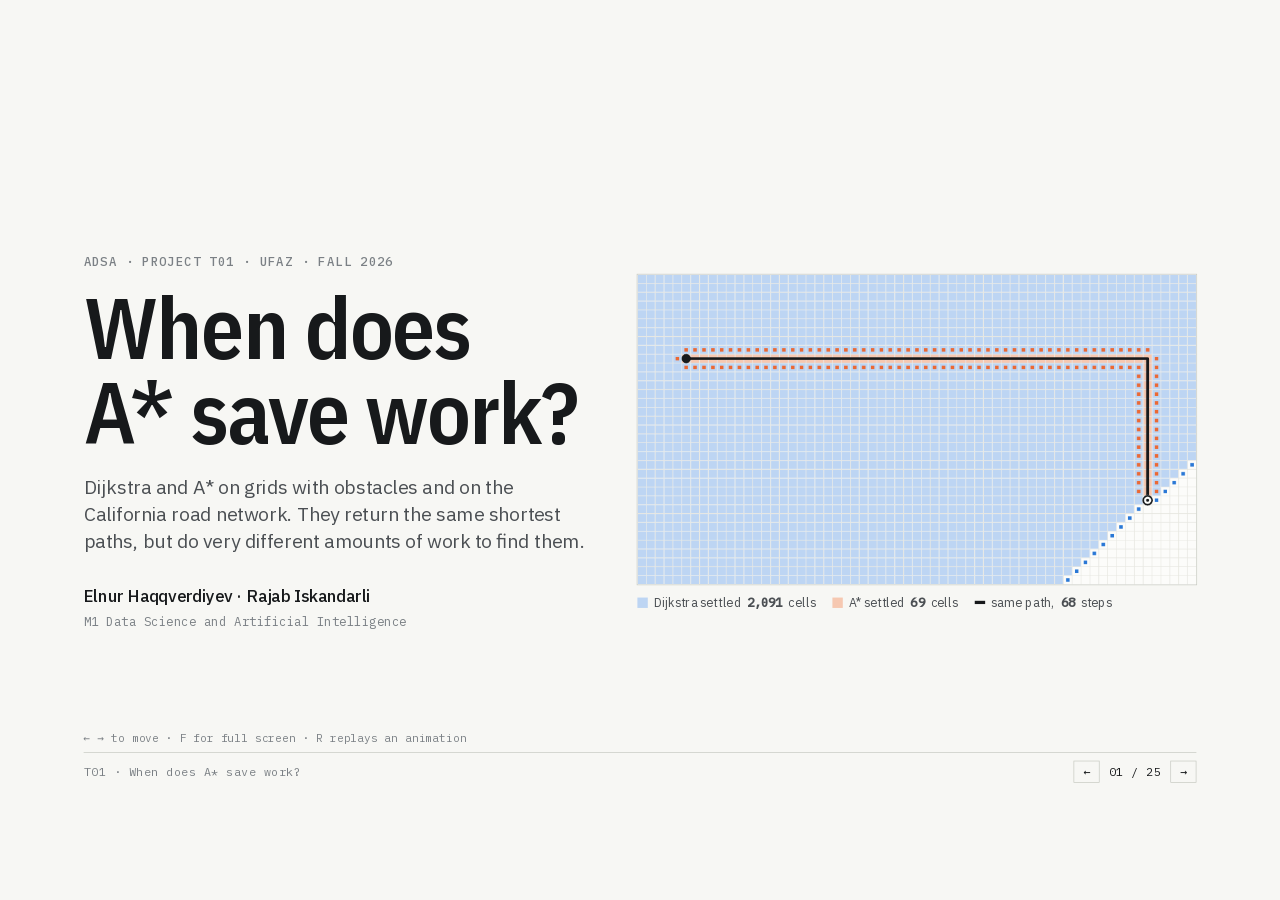
<file: slides/web/index.html>
<!doctype html>
<html lang="en">
<head>
<meta charset="utf-8">
<meta name="viewport" content="width=device-width, initial-scale=1, viewport-fit=cover">
<title>When does A* save work?</title>
<meta name="description" content="Animated defence deck: when does A* save work compared with Dijkstra?">
<link rel="icon" href="data:image/svg+xml,%3Csvg xmlns=%22http://www.w3.org/2000/svg%22 viewBox=%220 0 16 16%22%3E%3Crect width=%2216%22 height=%2216%22 fill=%22%23f7f7f4%22/%3E%3Ccircle cx=%225%22 cy=%2211%22 r=%223%22 fill=%22%232a78d6%22/%3E%3Ccircle cx=%2211%22 cy=%225%22 r=%223%22 fill=%22%23eb6834%22/%3E%3C/svg%3E">
<link rel="stylesheet" href="fonts/fonts.css">
<style>
/* Layout: one fixed 1920x1080 sheet, letterboxed; engineering-drawing feel with a title block footer.
   Colour carries one meaning in the whole deck: blue = Dijkstra, orange = A*. Single light theme by choice (projector). */
:root{
  --paper:#f7f7f4; --surface:#fcfcfa; --ink:#17191b; --ink-2:#4b4f53; --muted:#7b8085;
  --rule:#dddfd8; --rule-2:#c3c6be; --wall:#3a3d41;
  --dij:#2a78d6; --ast:#eb6834;
  --good:#0ca30c; --warn:#d99a00; --crit:#d03b3b;
  --f-head:"IBM Plex Sans Condensed","Arial Narrow",Arial,sans-serif;
  --f-text:"IBM Plex Sans",system-ui,-apple-system,"Segoe UI",sans-serif;
  --f-mono:"IBM Plex Mono",ui-monospace,Menlo,Consolas,monospace;
  color-scheme:light;
}
html{height:100%;box-sizing:border-box}
body{height:100%;box-sizing:border-box;margin:0;overflow:hidden;background:var(--paper);color:var(--ink);font-family:var(--f-text);
  padding-left:max(16px, env(safe-area-inset-left, 0px));padding-right:max(16px, env(safe-area-inset-right, 0px));padding-block:0}
#viewport{position:relative;width:100%;height:100%;overflow:hidden}
#stage{position:absolute;left:0;top:0;width:1920px;height:1080px;transform-origin:0 0;background:var(--paper)}

.slide{position:absolute;inset:0;padding:76px 104px 120px;box-sizing:border-box;display:flex;flex-direction:column;
  opacity:0;visibility:hidden;transition:opacity .35s ease, visibility 0s linear .35s}
.slide.active{opacity:1;visibility:visible;transition:opacity .35s ease}
.rise{opacity:0;transform:translateY(16px)}
.slide.active .rise{opacity:1;transform:none;transition:opacity .5s ease var(--d,0ms), transform .5s ease var(--d,0ms)}
[data-build]{opacity:0;transform:translateY(14px);transition:opacity .45s ease, transform .45s ease}
[data-build].shown{opacity:1;transform:none}

.kicker{display:flex;justify-content:space-between;align-items:baseline;font:500 19px/1 var(--f-mono);letter-spacing:.1em;text-transform:uppercase;color:var(--muted)}
.kicker .src{letter-spacing:.04em;text-transform:none;font-weight:400}
.h{font:600 64px/1.06 var(--f-head);letter-spacing:-.005em;margin:16px 0 0;max-width:1600px;text-wrap:balance}
.lead{font:400 28px/1.4 var(--f-text);color:var(--ink-2);margin:12px 0 0;max-width:1500px}
.body{flex:1;min-height:0;margin-top:30px;display:flex;gap:64px}
p{margin:0}
code,.mono{font-family:var(--f-mono)}
b{font-weight:600}

/* title block footer */
.foot{position:absolute;left:104px;right:104px;bottom:28px;border-top:1px solid var(--rule-2);padding-top:12px;display:grid;grid-template-columns:1fr auto 1fr;align-items:center;font:400 18px var(--f-mono);color:var(--muted);letter-spacing:.03em;z-index:5}
.foot .mid{text-transform:uppercase;letter-spacing:.1em}
.foot .nav{justify-self:end;display:flex;align-items:center;gap:14px}
.foot .num{font-variant-numeric:tabular-nums;color:var(--ink)}
.navbtn{width:40px;height:34px;border:1px solid var(--rule-2);background:transparent;color:var(--ink);font:500 18px var(--f-mono);cursor:pointer;padding:0}
.navbtn:hover{border-color:var(--ink)}
.navbtn:focus-visible,.btn:focus-visible{outline:3px solid var(--dij);outline-offset:3px}

/* algorithm identity */
.alg{display:inline-flex;align-items:center;gap:12px;font:600 26px/1 var(--f-text);white-space:nowrap}
.alg i{width:18px;height:18px;display:inline-block;background:var(--c)}
.alg.d i{--c:var(--dij)} .alg.a i{--c:var(--ast)}
.alg .f{font:400 19px var(--f-mono);color:var(--muted);font-weight:400}

/* races */
.race{display:flex;flex-direction:column;gap:12px}
.panels{display:grid;grid-template-columns:repeat(2,800px);justify-content:space-between}
.panel{display:flex;flex-direction:column;gap:10px;min-width:0}
.panel-head{display:flex;justify-content:space-between;align-items:center;height:34px}
.count{font:500 24px var(--f-mono);font-variant-numeric:tabular-nums}
.count small{font:400 17px var(--f-mono);color:var(--muted);letter-spacing:.08em;text-transform:uppercase;margin-right:10px}
.panel canvas{display:block;width:100%;aspect-ratio:63/35;background:var(--surface);outline:1px solid var(--rule-2)}
.race-foot{display:flex;align-items:center;gap:12px;min-height:46px}
.race-sum{font:400 22px/1.3 var(--f-text);color:var(--ink-2);margin-left:12px}
.race-sum b{color:var(--ink)}
.btn{font:500 16px/1 var(--f-mono);letter-spacing:.08em;text-transform:uppercase;color:var(--ink);background:transparent;border:1.5px solid var(--ink);padding:11px 15px;cursor:pointer;border-radius:0;white-space:nowrap}
.btn:hover{background:var(--ink);color:var(--paper)}
.btn[aria-pressed="true"]{background:var(--ink);color:var(--paper)}
.seg{display:inline-flex}
.seg .btn+.btn{border-left:0}
.legend{display:flex;flex-wrap:wrap;gap:10px 26px;font:400 19px/1.2 var(--f-text);color:var(--ink-2)}
.legend span{display:inline-flex;align-items:center;gap:9px}
.sw{width:16px;height:16px;display:inline-block;flex:none}

/* stats strip */
.stats{display:grid;grid-template-columns:repeat(4,1fr);border-top:1.5px solid var(--ink);margin-top:22px}
.stat{padding:16px 24px 0 0;border-right:1px solid var(--rule)}
.stat+.stat{padding-left:24px}
.stat:last-child{border-right:0}
.stat b{display:block;font:500 56px/1 var(--f-text);letter-spacing:-.02em}
.stat span{display:block;font:400 21px/1.35 var(--f-text);color:var(--ink-2);margin-top:8px}
.stat span b{display:inline;font:600 21px/1.35 var(--f-text);letter-spacing:0;color:var(--ink)}

/* tables */
table.t{border-collapse:collapse;width:100%;font:400 23px/1.3 var(--f-text)}
.t th{font:500 16px/1.25 var(--f-mono);letter-spacing:.07em;text-transform:uppercase;color:var(--muted);text-align:left;padding:0 20px 12px 0;border-bottom:1.5px solid var(--ink);vertical-align:bottom}
.t td{padding:13px 20px 13px 0;border-bottom:1px solid var(--rule);vertical-align:top}
.t .n{text-align:right;font-family:var(--f-mono);font-variant-numeric:tabular-nums;white-space:nowrap}
.t tr.em td{font-weight:600}
.t .muted{color:var(--muted)}
.verdict{display:inline-flex;align-items:center;gap:9px;font:500 21px var(--f-text);white-space:nowrap}
.verdict::before{font:600 22px var(--f-mono);width:22px;text-align:center}
.verdict.good::before{content:"\2713";color:var(--good)}
.verdict.warn::before{content:"\25D0";color:var(--warn)}
.verdict.crit::before{content:"\2715";color:var(--crit)}

/* charts */
svg{display:block;overflow:visible}
svg text{font-family:var(--f-text);fill:var(--ink)}
.ax{font:400 17px var(--f-mono);fill:var(--muted)}
.lab{font:500 24px var(--f-text)}
.sub{font:400 17px var(--f-mono);fill:var(--muted)}
.val{font:500 21px var(--f-mono)}
.ann{font:400 20px var(--f-text);fill:var(--ink-2)}
.gridl{stroke:var(--rule);stroke-width:1}
.base{stroke:var(--rule-2);stroke-width:1.5}
.parity{stroke:var(--ink-2);stroke-width:1.5}
.conn{stroke:var(--ink-2);stroke-width:2}
.ring{fill:var(--surface);stroke:var(--ink);stroke-width:2.5}
.dot{fill:var(--ink);stroke:var(--surface);stroke-width:2}
.line{fill:none;stroke-width:2.5;stroke-linejoin:round;stroke-linecap:round}

/* misc blocks */
.side{display:flex;flex-direction:column;gap:22px;font:400 25px/1.42 var(--f-text);color:var(--ink-2);min-width:0}
.side b{color:var(--ink)}
.code{font:400 21px/1.55 var(--f-mono);color:var(--ink);background:var(--surface);border-left:3px solid var(--ink);padding:16px 22px;margin:0;white-space:pre}
.formula{font:500 34px/1.3 var(--f-mono);color:var(--ink)}
.frac{display:inline-flex;flex-direction:column;align-items:center;vertical-align:middle;margin:0 10px;font-size:.8em;line-height:1.2}
.frac span{padding:3px 8px;white-space:nowrap}
.frac span:first-child{border-bottom:2px solid currentColor}
.facts{display:grid;grid-template-columns:repeat(3,1fr);gap:0;border-top:1.5px solid var(--ink)}
.fact{padding:18px 26px 18px 0;border-bottom:1px solid var(--rule)}
.fact+.fact{padding-left:26px;border-left:1px solid var(--rule)}
.fact:nth-child(3n+1){padding-left:0;border-left:0}
.fact h3{font:500 16px var(--f-mono);letter-spacing:.08em;text-transform:uppercase;color:var(--muted);margin:0 0 8px}
.fact p{font:400 23px/1.4 var(--f-text);color:var(--ink)}
.thumbs{display:grid;grid-template-columns:repeat(5,1fr);gap:28px}
.thumbs figure{margin:0;display:flex;flex-direction:column;gap:10px}
.thumbs canvas{width:100%;aspect-ratio:63/35;display:block;background:var(--surface);outline:1px solid var(--rule-2)}
.thumbs figcaption{font:400 19px var(--f-mono);color:var(--ink-2)}
.thumbs figcaption b{font-weight:500;color:var(--ink)}
.hgrid{display:grid;grid-template-columns:repeat(9,46px);grid-auto-rows:46px;gap:0;border-top:1px solid var(--rule-2);border-left:1px solid var(--rule-2);align-self:flex-start}
.hgrid div{border-right:1px solid var(--rule-2);border-bottom:1px solid var(--rule-2);display:flex;align-items:center;justify-content:center;font:400 19px var(--f-mono);color:var(--ink-2);background:var(--surface)}
.hgrid .t{background:var(--ink);color:var(--paper);font-weight:500}
.hgrid .s{outline:3px solid var(--ast);outline-offset:-3px;color:var(--ink);font-weight:500}
.big-statement{font:600 76px/1.08 var(--f-head);letter-spacing:-.01em;max-width:1500px;text-wrap:balance}

/* cover */
.cover{padding-top:96px}
.cover-grid{flex:1;display:grid;grid-template-columns:780px 860px;justify-content:space-between;align-items:center}
.cover-title{font:600 132px/.98 var(--f-head);letter-spacing:-.015em;margin:26px 0 0;text-wrap:balance}
.cover .lead{font-size:30px;margin-top:30px}
.authors{font:500 26px var(--f-text);margin-top:46px}
.authors span{display:block;font:400 19px var(--f-mono);color:var(--muted);margin-top:10px;letter-spacing:.03em}
.cover figure{margin:0;display:flex;flex-direction:column;gap:16px}
.cover canvas{width:860px;aspect-ratio:63/35;display:block;background:var(--surface);outline:1px solid var(--rule-2)}
.hint{position:absolute;left:104px;bottom:86px;font:400 17px var(--f-mono);color:var(--muted);letter-spacing:.03em}

@media (prefers-reduced-motion: reduce){
  .slide,.slide.active,.rise,.slide.active .rise,[data-build]{transition:none!important}
  .rise{opacity:1;transform:none}
}
</style>
</head>
<body>


<div id="viewport">
<div id="stage">

<!-- 1 · cover -->
<section class="slide cover active" data-section="">
  <div class="cover-grid">
    <div>
      <div class="kicker"><span>ADSA · Project T01 · UFAZ · Fall 2026</span></div>
      <h1 class="cover-title">When does A* save&nbsp;work?</h1>
      <p class="lead">Dijkstra and A* on grids with obstacles and on the California road network. They return the same shortest paths, but do very different amounts of work to find them.</p>
      <div class="authors">Elnur Haqqverdiyev · Rajab Iskandarli<span>M1 Data Science and Artificial Intelligence</span></div>
    </div>
    <figure>
      <canvas id="cover-canvas" aria-label="Open grid: cells settled by Dijkstra in blue, by A* in orange, and the shared shortest path"></canvas>
      <div class="legend">
        <span><i class="sw" style="background:#bdd5f3"></i>Dijkstra settled <b id="cv-d" class="mono">–</b> cells</span>
        <span><i class="sw" style="background:#f6c8b1"></i>A* settled <b id="cv-a" class="mono">–</b> cells</span>
        <span><i class="sw" style="background:var(--ink);height:5px"></i>same path, <b id="cv-p" class="mono">–</b> steps</span>
      </div>
    </figure>
  </div>
  <div class="hint">← → to move · F for full screen · R replays an animation</div>
</section>

<!-- 2 · question -->
<section class="slide" data-section="Question">
  <div class="kicker"><span>The question</span></div>
  <h2 class="h">Both algorithms return the same shortest path. The difference is how much of the graph they look at.</h2>
  <div class="body" style="gap:96px;align-items:flex-start;margin-top:56px">
    <div style="width:640px;display:flex;flex-direction:column;gap:30px" class="rise" >
      <div class="fact" style="padding:0;border:0"><h3>Measure 1 · work</h3><p><b>Expanded vertices</b>: how many vertices the search settles before it reaches the target.</p></div>
      <div class="fact" style="padding:0;border:0"><h3>Measure 2 · cost</h3><p><b>Wall-clock time</b>: nanoseconds around one search call, median of repeated runs.</p></div>
      <div class="fact" style="padding:0;border:0"><h3>Comparison</h3><p>Always <b>paired</b>: both algorithms run on the same graph, the same source and target. Ratio = Dijkstra ÷ A*, so above 1 means A* wins.</p></div>
    </div>
    <div style="flex:1;display:flex;flex-direction:column;gap:40px;border-left:1.5px solid var(--ink);padding-left:56px">
      <div class="formula" style="font-size:40px">time = <u style="text-decoration-thickness:3px;text-decoration-color:var(--rule-2)">expansions</u> × <u style="text-decoration-thickness:3px;text-decoration-color:var(--rule-2)">cost per expansion</u></div>
      <div data-build>
        <p style="font:400 26px/1.4 var(--f-text);color:var(--ink-2);margin-bottom:14px">So A* is faster only when</p>
        <div class="formula"><span class="frac"><span>expansions(Dijkstra)</span><span>expansions(A*)</span></span> &gt; <span class="frac"><span>cost(A*)</span><span>cost(Dijkstra)</span></span></div>
      </div>
      <p data-build style="font:400 26px/1.45 var(--f-text);color:var(--ink-2);max-width:820px">One A* expansion costs <b>1.2 to 2.0×</b> a Dijkstra expansion in our runs: for every vertex it settles, A* pushes more entries into the heap and computes h for each of them. The rest of the talk is about when the left side is bigger.</p>
    </div>
  </div>
</section>

<!-- 3 · Dijkstra -->
<section class="slide" data-section="Method">
  <div class="kicker"><span>How Dijkstra searches</span><span class="src">illustration · 63 × 35 grid</span></div>
  <h2 class="h">Dijkstra settles vertices in order of distance from the start</h2>
  <div class="body">
    <div class="race" data-race="solo-d" style="width:1000px;flex:none">
      <div class="panel">
        <div class="panel-head"><span class="alg d"><i></i>Dijkstra <span class="f">f = g</span></span><span class="count"><small>settled</small><span data-count>0</span></span></div>
        <canvas></canvas>
      </div>
      <div class="race-foot"><button class="btn" data-replay>Replay</button><button class="btn" data-play>Pause</button><span class="race-sum" data-sum></span></div>
    </div>
    <div class="side">
      <p>Priority <b class="mono">f(v) = g(v)</b>, the distance walked so far. The closest unsettled vertex is always next.</p>
      <p>The frontier grows like a ripple, the same in every direction. Dijkstra has no idea where the target is.</p>
      <pre class="code">pop u with the smallest f
if u is already settled: skip it
if u is the target: stop
for each neighbour v of u:
  if g(u) + w(u,v) &lt; g(v):
    g(v) = g(u) + w(u,v)
    push v with priority f(v)</pre>
      <div class="legend"><span><i class="sw" style="background:#bdd5f3"></i>settled</span><span><i class="sw" style="background:var(--dij);transform:scale(.55)"></i>waiting in the heap</span><span><i class="sw" style="background:var(--ink);height:5px"></i>shortest path</span></div>
    </div>
  </div>
</section>

<!-- 4 · A* -->
<section class="slide" data-section="Method">
  <div class="kicker"><span>How A* searches</span><span class="src">illustration · same grid, same start and target</span></div>
  <h2 class="h">A* adds a guess of the remaining distance</h2>
  <div class="body">
    <div class="race" data-race="solo-a" style="width:1000px;flex:none">
      <div class="panel">
        <div class="panel-head"><span class="alg a"><i></i>A* <span class="f">f = g + h</span></span><span class="count"><small>settled</small><span data-count>0</span></span></div>
        <canvas></canvas>
      </div>
      <div class="race-foot"><button class="btn" data-replay>Replay</button><button class="btn" data-play>Pause</button><span class="race-sum" data-sum></span></div>
    </div>
    <div class="side" style="gap:20px">
      <p style="font-size:23px">Priority <b class="mono">f(v) = g(v) + h(v)</b>: distance walked plus a guess of what is left, so f estimates the whole path through v. On a grid the guess is <b>Manhattan distance</b>: steps left or right plus steps up or down.</p>
      <div class="hgrid" id="hgrid" aria-label="Manhattan distance from each cell to the target"></div>
      <p style="font:400 18px/1.4 var(--f-mono);color:var(--muted);margin-top:-6px">h to the target ◎ · outlined cell: h = 8, and with no walls the true distance is also 8</p>
      <p style="font-size:23px">It never overestimates, so A* still returns the <b>exact</b> shortest path. It changes by at most 1 per step, so no vertex is settled twice.</p>
      <p style="font-size:23px">Ties in f are broken toward the larger g (<span class="mono">larger_g</span>): keep walking the path you are on.</p>
    </div>
  </div>
</section>

<!-- 5 · setup -->
<section class="slide" data-section="Method">
  <div class="kicker"><span>What we measured</span><span class="src">frozen protocol · PROTOCOL.md</span></div>
  <h2 class="h">Five grid structures and one real road network</h2>
  <div style="margin-top:34px" class="thumbs">
    <figure class="rise" style="--d:0ms"><canvas data-thumb="open"></canvas><figcaption><b>open</b> · no walls</figcaption></figure>
    <figure class="rise" style="--d:70ms"><canvas data-thumb="random"></canvas><figcaption><b>random</b> · 20% walls</figcaption></figure>
    <figure class="rise" style="--d:140ms"><canvas data-thumb="clustered"></canvas><figcaption><b>clustered</b> · 30% in blobs</figcaption></figure>
    <figure class="rise" style="--d:210ms"><canvas data-thumb="rooms"></canvas><figcaption><b>rooms</b> · walls with doors</figcaption></figure>
    <figure class="rise" style="--d:280ms"><canvas data-thumb="maze"></canvas><figcaption><b>maze</b> · one route only</figcaption></figure>
  </div>
  <div class="facts" style="margin-top:36px">
    <div class="fact"><h3>Grids</h3><p>Each family at 128², 256², 512² and 1024² cells, 4-neighbour, unit cost.</p></div>
    <div class="fact"><h3>Road network</h3><p>SNAP roadNet-CA: 1,957,027 intersections, 2,760,388 road segments, unit hop cost.</p></div>
    <div class="fact"><h3>One search routine</h3><p>Dijkstra is the A* code with h = 0: same heap, same loop, same counters.</p></div>
    <div class="fact"><h3>Queries</h3><p>15 per grid, 30 on roads, in short, medium and long distance bands chosen by BFS.</p></div>
    <div class="fact"><h3>Treatments</h3><p>Grids: Dijkstra, A* (larger_g), A* (node_id). Roads: Dijkstra, ALT with K = 1, 4, 8, 16. 3,600 timed runs.</p></div>
    <div class="fact"><h3>Correctness</h3><p>3,600 of 3,600 runs matched an independent BFS distance. No timeouts.</p></div>
  </div>
</section>

<!-- 6 · open -->
<section class="slide" data-section="Grid cases">
  <div class="kicker"><span>Case 1 of 5 · open grid</span><span class="src">numbers: 60 queries, 128² to 1024², medians</span></div>
  <h2 class="h">Open grid: Manhattan distance is exact</h2>
  <p class="lead">A* only settles cells that lie on a shortest path; the larger_g tie-break keeps it on one of them.</p>
  <div class="race" data-race="case" data-family="open" style="margin-top:22px">
    <div class="panels">
      <div class="panel"><div class="panel-head"><span class="alg d"><i></i>Dijkstra</span><span class="count"><small>settled</small><span data-count>0</span></span></div><canvas></canvas></div>
      <div class="panel"><div class="panel-head"><span class="alg a"><i></i>A* · Manhattan</span><span class="count"><small>settled</small><span data-count>0</span></span></div><canvas></canvas></div>
    </div>
    <div class="race-foot"><button class="btn" data-replay>Replay</button><button class="btn" data-play>Pause</button><span class="race-sum" data-sum></span></div>
  </div>
  <div class="stats">
    <div class="stat"><b>222×</b><span>fewer expanded vertices with A*</span></div>
    <div class="stat"><b>106×</b><span>faster in wall-clock time</span></div>
    <div class="stat"><b>100%</b><span>of queries where A* was faster</span></div>
    <div class="stat"><b>2.03×</b><span>cost of one A* expansion vs one Dijkstra expansion</span></div>
  </div>
</section>

<!-- 7 · random -->
<section class="slide" data-section="Grid cases">
  <div class="kicker"><span>Case 2 of 5 · random obstacles</span><span class="src">numbers: 60 queries, 128² to 1024², medians</span></div>
  <h2 class="h">Random walls: the guess is slightly optimistic</h2>
  <p class="lead">Walls only make paths longer, so Manhattan stays a safe lower bound. Small detours make A* spread a little.</p>
  <div class="race" data-race="case" data-family="random" style="margin-top:22px">
    <div class="panels">
      <div class="panel"><div class="panel-head"><span class="alg d"><i></i>Dijkstra</span><span class="count"><small>settled</small><span data-count>0</span></span></div><canvas></canvas></div>
      <div class="panel"><div class="panel-head"><span class="alg a"><i></i>A* · Manhattan</span><span class="count"><small>settled</small><span data-count>0</span></span></div><canvas></canvas></div>
    </div>
    <div class="race-foot"><button class="btn" data-replay>Replay</button><button class="btn" data-play>Pause</button><span class="race-sum" data-sum></span></div>
  </div>
  <div class="stats">
    <div class="stat"><b>21.4×</b><span>fewer expanded vertices with A*</span></div>
    <div class="stat"><b>12.8×</b><span>faster in wall-clock time</span></div>
    <div class="stat"><b>98%</b><span>of queries where A* was faster</span></div>
    <div class="stat"><b>1.62×</b><span>cost of one A* expansion vs one Dijkstra expansion</span></div>
  </div>
</section>

<!-- 8 · clustered -->
<section class="slide" data-section="Grid cases">
  <div class="kicker"><span>Case 3 of 5 · clustered obstacles</span><span class="src">numbers: 60 queries, 128² to 1024², medians</span></div>
  <h2 class="h">Clustered walls: A* bumps into blobs and goes around</h2>
  <p class="lead">Behind a blob the guess is too small, so A* fans out along its edge. Most of the grid is still never touched.</p>
  <div class="race" data-race="case" data-family="clustered" style="margin-top:22px">
    <div class="panels">
      <div class="panel"><div class="panel-head"><span class="alg d"><i></i>Dijkstra</span><span class="count"><small>settled</small><span data-count>0</span></span></div><canvas></canvas></div>
      <div class="panel"><div class="panel-head"><span class="alg a"><i></i>A* · Manhattan</span><span class="count"><small>settled</small><span data-count>0</span></span></div><canvas></canvas></div>
    </div>
    <div class="race-foot"><button class="btn" data-replay>Replay</button><button class="btn" data-play>Pause</button><span class="race-sum" data-sum></span></div>
  </div>
  <div class="stats">
    <div class="stat"><b>22.9×</b><span>fewer expanded vertices with A*</span></div>
    <div class="stat"><b>12.8×</b><span>faster in wall-clock time</span></div>
    <div class="stat"><b>98%</b><span>of queries where A* was faster</span></div>
    <div class="stat"><b>1.93×</b><span>cost of one A* expansion vs one Dijkstra expansion</span></div>
  </div>
</section>

<!-- 9 · rooms -->
<section class="slide" data-section="Grid cases">
  <div class="kicker"><span>Case 4 of 5 · rooms</span><span class="src">numbers: 60 queries, 128² to 1024², medians</span></div>
  <h2 class="h">Rooms: every route has to pass through doors</h2>
  <p class="lead">The straight line runs into a wall, and A* fills part of each room until it finds the next door.</p>
  <div class="race" data-race="case" data-family="rooms" style="margin-top:22px">
    <div class="panels">
      <div class="panel"><div class="panel-head"><span class="alg d"><i></i>Dijkstra</span><span class="count"><small>settled</small><span data-count>0</span></span></div><canvas></canvas></div>
      <div class="panel"><div class="panel-head"><span class="alg a"><i></i>A* · Manhattan</span><span class="count"><small>settled</small><span data-count>0</span></span></div><canvas></canvas></div>
    </div>
    <div class="race-foot"><button class="btn" data-replay>Replay</button><button class="btn" data-play>Pause</button><span class="race-sum" data-sum></span></div>
  </div>
  <div class="stats">
    <div class="stat"><b>14.3×</b><span>fewer expanded vertices with A*</span></div>
    <div class="stat"><b>8.7×</b><span>faster in wall-clock time</span></div>
    <div class="stat"><b>100%</b><span>of queries where A* was faster</span></div>
    <div class="stat"><b>1.85×</b><span>cost of one A* expansion vs one Dijkstra expansion</span></div>
  </div>
</section>

<!-- 10 · maze -->
<section class="slide" data-section="Grid cases">
  <div class="kicker"><span>Case 5 of 5 · perfect maze</span><span class="src">numbers: 60 queries, 128² to 1024², medians</span></div>
  <h2 class="h">Maze: the guess points through walls</h2>
  <p class="lead">Manhattan sees a straight line, but the only route winds. A* settles almost the same cells and pays extra for each one.</p>
  <div class="race" data-race="case" data-family="maze" style="margin-top:22px">
    <div class="panels">
      <div class="panel"><div class="panel-head"><span class="alg d"><i></i>Dijkstra</span><span class="count"><small>settled</small><span data-count>0</span></span></div><canvas></canvas></div>
      <div class="panel"><div class="panel-head"><span class="alg a"><i></i>A* · Manhattan</span><span class="count"><small>settled</small><span data-count>0</span></span></div><canvas></canvas></div>
    </div>
    <div class="race-foot"><button class="btn" data-replay>Replay</button><button class="btn" data-play>Pause</button><span class="race-sum" data-sum></span></div>
  </div>
  <div class="stats">
    <div class="stat"><b>1.02×</b><span>fewer expanded vertices: almost none</span></div>
    <div class="stat"><b>0.81×</b><span>time ratio: A* is <b>24% slower</b></span></div>
    <div class="stat"><b>17%</b><span>of queries where A* was faster</span></div>
    <div class="stat"><b>1.21×</b><span>cost of one A* expansion vs one Dijkstra expansion</span></div>
  </div>
</section>

<!-- 11 · overview -->
<section class="slide" data-section="Grid cases">
  <div class="kicker"><span>All cases on one scale</span><span class="src">ratio Dijkstra ÷ A*, log scale, medians</span></div>
  <h2 class="h">Structure decides: from 106× faster to 24% slower</h2>
  <div style="margin-top:34px" data-chart="overview"></div>
  <p style="font:400 24px/1.4 var(--f-text);color:var(--ink-2);margin-top:4px">In every row the dot (time) sits left of the ring (expansions): A* always gains less time than it saves in expansions. The next slide shows why.</p>
</section>

<!-- 12 · cost -->
<section class="slide" data-section="Grid cases">
  <div class="kicker"><span>Why time saving is smaller than expansion saving</span><span class="src">medians per query · ns = nanoseconds</span></div>
  <h2 class="h">Each A* step costs more, so it must save more steps</h2>
  <div class="body" style="gap:72px;margin-top:40px">
    <div style="width:780px;flex:none" data-chart="cost"></div>
    <div style="flex:1;min-width:0">
      <table class="t">
        <thead><tr><th>Graph</th><th class="n">fewer<br>expansions</th><th class="n">costlier<br>step</th><th class="n">predicted<br>= ÷</th><th class="n">measured<br>time ratio</th></tr></thead>
        <tbody>
          <tr><td>open</td><td class="n">222×</td><td class="n">2.03×</td><td class="n">109×</td><td class="n"><b>106×</b></td></tr>
          <tr><td>random</td><td class="n">21.4×</td><td class="n">1.62×</td><td class="n">13.2×</td><td class="n"><b>12.8×</b></td></tr>
          <tr><td>clustered</td><td class="n">22.9×</td><td class="n">1.93×</td><td class="n">11.9×</td><td class="n"><b>12.8×</b></td></tr>
          <tr><td>rooms</td><td class="n">14.3×</td><td class="n">1.85×</td><td class="n">7.7×</td><td class="n"><b>8.7×</b></td></tr>
          <tr><td>maze</td><td class="n">1.02×</td><td class="n">1.21×</td><td class="n">0.84×</td><td class="n"><b>0.81×</b></td></tr>
          <tr><td>roads, ALT K = 8</td><td class="n">11.5×</td><td class="n">1.59×</td><td class="n">7.3×</td><td class="n"><b>7.6×</b></td></tr>
        </tbody>
      </table>
      <p data-build style="font:400 23px/1.45 var(--f-text);color:var(--ink-2);margin-top:24px">Fewer expansions ÷ costlier step predicts the measured speed-up within 13% in every case. In the maze the first number is 1.02, so the extra cost per step decides the result.</p>
      <p data-build style="font:400 23px/1.45 var(--f-text);color:var(--ink-2);margin-top:16px">Why a step costs more: for each vertex it settles, A* pushes 1.6 to 3.0 heap entries (Dijkstra: 1.0) and computes h for each one. These are neighbours at the edge of its narrow search that it never settles. Open grid: 3.0 pushes, 2.03× cost; maze: 1.0 push, 1.21×.</p>
    </div>
  </div>
</section>

<!-- 13 · scaling -->
<section class="slide" data-section="Grid cases">
  <div class="kicker"><span>Grid size</span><span class="src">time ratio Dijkstra ÷ A*, 15 queries per point, log scale</span></div>
  <h2 class="h">The open-grid win grows with size; walls cap it</h2>
  <div class="body" style="gap:64px;margin-top:30px">
    <div style="width:1100px;flex:none" data-chart="scaling"></div>
    <div class="side" style="padding-top:20px">
      <p>On the open grid Dijkstra's work grows with the area (about 2d² cells for distance d) while A* grows with the path (about d cells), so the ratio grows like d: <b>45× at 128²</b>, <b>390× at 1024²</b>. Eight times the side gave 8.6 times the ratio.</p>
      <p>With walls the ratio stays between 8× and 34× at every size: detours keep the A* search wider than one path. The maze approaches 1 but never crosses it in the median.</p>
    </div>
  </div>
</section>

<!-- 14 · bands -->
<section class="slide" data-section="Grid cases">
  <div class="kicker"><span>Query distance</span><span class="src">time ratio / expansion ratio, Dijkstra ÷ A*, medians</span></div>
  <h2 class="h">Longer queries mean more work, not always a bigger saving</h2>
  <div class="body" style="gap:80px;margin-top:40px">
    <div style="width:1060px;flex:none">
      <table class="t">
        <thead><tr><th>Graph</th><th class="n">short<br>8–25% of max</th><th class="n">medium<br>40–60%</th><th class="n">long<br>80–97%</th></tr></thead>
        <tbody>
          <tr><td>open</td><td class="n">83.5× / 150×</td><td class="n">150× / 298×</td><td class="n"><b>156× / 295×</b></td></tr>
          <tr><td>random</td><td class="n"><b>14.4× / 22.2×</b></td><td class="n">12.8× / 20.1×</td><td class="n">11.5× / 21.6×</td></tr>
          <tr><td>clustered</td><td class="n">11.9× / 20.9×</td><td class="n">14.3× / 24.3×</td><td class="n">12.0× / 22.8×</td></tr>
          <tr><td>rooms</td><td class="n">10.3× / 11.9×</td><td class="n">6.9× / 10.6×</td><td class="n">9.5× / 20.8×</td></tr>
          <tr><td>maze</td><td class="n">0.82× / 1.05×</td><td class="n">0.75× / 1.01×</td><td class="n">0.84× / 1.00×</td></tr>
          <tr><td>roads, ALT K = 8</td><td class="n"><b>14.9× / 19.1×</b></td><td class="n">9.4× / 13.5×</td><td class="n">4.3× / 7.5×</td></tr>
        </tbody>
      </table>
    </div>
    <div class="side" style="padding-top:8px">
      <p>Only the open grid gains clearly with distance, on both machines.</p>
      <p>On random grids the long-query saving is slightly <b>lower</b> than the short one, and on roads it falls from 14.9× to 4.3×.</p>
      <p>Neither trend came back in the replication (random long 26.8× vs short 20.9×; roads 10.0×, 9.8×, 13.2×). With 5 to 10 queries per cell, distance effects are noise next to structure.</p>
    </div>
  </div>
</section>

<!-- 15 · tie-break -->
<section class="slide" data-section="Grid cases">
  <div class="kicker"><span>Tie-breaking on the open grid</span><span class="src">numbers: 60 open-grid queries per machine, expansions node_id ÷ larger_g</span></div>
  <h2 class="h">Tie-breaking: node_id fails whenever the target is below</h2>
  <p class="lead">Many cells tie on f. <span class="mono">larger_g</span> keeps walking; <span class="mono">node_id</span> takes the lowest cell number: the top rows.</p>
  <div class="race" data-race="tie" style="margin-top:22px">
    <div class="panels">
      <div class="panel"><div class="panel-head"><span class="alg a"><i></i>A* · larger_g</span><span class="count"><small>settled</small><span data-count>0</span></span></div><canvas></canvas></div>
      <div class="panel"><div class="panel-head"><span class="alg a"><i></i>A* · node_id</span><span class="count"><small>settled</small><span data-count>0</span></span></div><canvas></canvas></div>
    </div>
    <div class="race-foot">
      <button class="btn" data-replay>Replay</button><button class="btn" data-play>Pause</button>
      <span class="seg" role="group" aria-label="Target position"><button class="btn" data-dir="below" aria-pressed="true">Target below start</button><button class="btn" data-dir="above">Target above start</button></span>
      <span class="race-sum" data-sum></span>
    </div>
  </div>
  <div class="stats">
    <div class="stat"><b>72 of 73</b><span>queries with the target below the start got worse with node_id (both machines)</span></div>
    <div class="stat"><b>0 of 47</b><span>queries with the target above or level got worse</span></div>
    <div class="stat"><b>286×</b><span>worst single query: node_id expanded this many times more</span></div>
    <div class="stat"><b>1.00× vs 35.8×</b><span>median on the two machines: 47% vs 75% of targets were below</span></div>
  </div>
</section>

<!-- 16 · ALT explained -->
<section class="slide" data-section="Road network">
  <div class="kicker"><span>Road network · the heuristic</span><span class="src">ALT = A*, Landmarks, Triangle inequality</span></div>
  <h2 class="h">Roads have no grid coordinates, so landmarks give the lower bound</h2>
  <div class="body" style="gap:80px;margin-top:36px">
    <div style="width:760px;flex:none" id="alt-diagram"></div>
    <div class="side">
      <p data-build><b>Before any query:</b> pick 16 landmarks far from each other and store the BFS distance from each landmark to every vertex (16 × 1.96 M numbers, 125 MB).</p>
      <p data-build><b>Triangle inequality:</b> going from L to v through t is never shorter than the shortest route, <span class="mono">d(L,v) ≤ d(L,t) + d(t,v)</span>, so <span class="mono">d(v,t) ≥ d(L,v) − d(L,t)</span>.</p>
      <div data-build class="formula" style="font-size:30px;border-left:3px solid var(--ink);padding-left:22px">h(v) = max over landmarks |d(L,v) − d(L,t)|</div>
      <p data-build>It never overestimates and is consistent, so A* still returns the true shortest path. The experiment uses the first <b>K = 1, 4, 8 or 16</b> landmarks; every h(v) reads K table entries.</p>
    </div>
  </div>
</section>

<!-- 17 · road race -->
<section class="slide" data-section="Road network">
  <div class="kicker"><span>Road network · how both search</span><span class="src">illustration: synthetic street grid with two lakes, unit hop cost</span></div>
  <h2 class="h">ALT pulls the search toward the target; more landmarks pull harder</h2>
  <div class="race" data-race="road" style="margin-top:34px">
    <div class="panels">
      <div class="panel"><div class="panel-head"><span class="alg d"><i></i>Dijkstra</span><span class="count"><small>settled</small><span data-count>0</span></span></div><canvas></canvas></div>
      <div class="panel"><div class="panel-head"><span class="alg a"><i></i>A* · ALT, K = <span data-k>8</span></span><span class="count"><small>settled</small><span data-count>0</span></span></div><canvas></canvas></div>
    </div>
    <div class="race-foot">
      <button class="btn" data-replay>Replay</button><button class="btn" data-play>Pause</button>
      <span class="seg" role="group" aria-label="Number of landmarks"><button class="btn" data-kbtn="1">K = 1</button><button class="btn" data-kbtn="4">K = 4</button><button class="btn" data-kbtn="8" aria-pressed="true">K = 8</button><button class="btn" data-kbtn="16">K = 16</button></span>
      <span class="race-sum" data-sum></span>
    </div>
  </div>
  <div class="legend" style="margin-top:18px"><span><svg width="18" height="16" aria-hidden="true"><path d="M9 1 L17 15 L1 15 Z" fill="#17191b"/></svg>landmark in use</span><span><i class="sw" style="background:var(--ink);height:5px"></i>shortest path</span><span>the real graph has 1.96 M vertices; the numbers on the next slide come from it</span></div>
</section>

<!-- 18 · road results -->
<section class="slide" data-section="Road network">
  <div class="kicker"><span>Road network · results</span><span class="src">roadNet-CA · 30 queries × 5 repeats · ratio Dijkstra ÷ A*, log scale</span></div>
  <h2 class="h">More landmarks, more savings, with no plateau at 16</h2>
  <div class="body" style="gap:72px;margin-top:30px">
    <div style="width:1080px;flex:none" data-chart="road"></div>
    <div class="side" style="gap:26px;padding-top:10px">
      <p><b>K = 1</b> halves the expansions, but the time gain is small: not significant here (p = 0.13), 1.41× with p = 0.007 on the second machine.</p>
      <p><b>K = 16 vs K = 8</b> on the same queries: 21% less time and 25% fewer expansions (p &lt; 10⁻⁴). The predicted plateau did not appear.</p>
      <p><b>Long queries</b> (K = 8): Dijkstra 448 ms, A* 99 ms.</p>
    </div>
  </div>
</section>

<!-- 19 · informativeness -->
<section class="slide" data-section="Extensions">
  <div class="kicker"><span>Exploratory · what makes a heuristic informative</span><span class="src">300 grid queries · error measured on 5,000 sampled vertices each</span></div>
  <h2 class="h">Admissible is not enough: the guess has to be close</h2>
  <div class="body" style="gap:64px;margin-top:26px">
    <div style="width:1060px;flex:none" data-chart="scatter"></div>
    <div class="side" style="padding-top:16px">
      <p><b>Heuristic error</b> = mean |true distance − h| ÷ mean true distance, from a reverse BFS from the target.</p>
      <p>Spearman correlation with the speed-up: <b>−0.81</b> (−0.83 on the second machine). A straight-line fit on this one number explains 55% of the spread in log speed-up.</p>
      <p>Maze: error <b>0.97</b>, so h is almost useless. Roads with ALT K = 8: error <b>0.155</b>, rank correlation with the true distance <b>0.98</b>.</p>
    </div>
  </div>
</section>

<!-- 20 · weighted -->
<section class="slide" data-section="Extensions">
  <div class="kicker"><span>Exploratory · weighted A* in perfect mazes</span><span class="src">original run · f = g + ε·h · time ratio Dijkstra ÷ weighted A*, 15 queries per point</span></div>
  <h2 class="h">In large mazes a greedier A* wins, and the path stays optimal</h2>
  <div class="body" style="gap:64px;margin-top:30px">
    <div style="width:1060px;flex:none" data-chart="weighted"></div>
    <div class="side" style="padding-top:16px">
      <p>Multiplying h by ε makes A* chase the target harder. It loses the guarantee of a shortest path.</p>
      <p>A perfect maze has exactly one route between two cells, so the path cost stayed <b>1.00 at every ε</b>.</p>
      <p>At 1024², ε = 50 is <b>1.68× faster</b> than Dijkstra (short queries 3.43×). At 128² it was still slower (0.86×), but 1.14× faster on the second machine, so the small-maze result is not stable.</p>
      <p>With alternative routes, ε would trade path length for speed.</p>
    </div>
  </div>
</section>

<!-- 21 · OpenMP -->
<section class="slide" data-section="Extensions">
  <div class="kicker"><span>Exploratory · many queries at once</span><span class="src">5 grids at 1024² + 30 road queries · 270 tasks per batch</span></div>
  <h2 class="h">Parallel batches: throughput scales, the A* advantage holds</h2>
  <div class="body" style="gap:64px;margin-top:30px">
    <div style="width:1000px;flex:none" data-chart="omp"></div>
    <div class="side" style="padding-top:16px">
      <p>Each search stays sequential. OpenMP hands whole queries to threads, each with its own scratch memory and heuristic.</p>
      <p><b>16 threads: 9.73×</b> throughput (61% efficiency) on the original machine; <b>12 threads: 7.18×</b> (60%) on the M4 Pro.</p>
      <p>The median Dijkstra ÷ A* time ratio stays put under load: 14.8× → 17.9× and 14.6× → 15.4×. The maze stays below 1.</p>
    </div>
  </div>
</section>

<!-- 22 · replication -->
<section class="slide" data-section="Verdict">
  <div class="kicker"><span>Replication on a second machine</span><span class="src">same code, same seeds, full pipeline rerun</span></div>
  <h2 class="h">A second machine confirms the main effects, not the small ones</h2>
  <div class="body" style="gap:72px;margin-top:34px">
    <div style="width:1100px;flex:none">
      <table class="t" id="repl-table">
        <thead><tr><th>Graph</th><th class="n">time ratio<br>original</th><th class="n">time ratio<br>replication</th><th class="n">expansions<br>original</th><th class="n">expansions<br>replication</th></tr></thead>
        <tbody>
          <tr><td>open</td><td class="n">106×</td><td class="n"><b>209×</b></td><td class="n">222×</td><td class="n">257×</td></tr>
          <tr><td>random</td><td class="n">12.8×</td><td class="n"><b>15.6×</b></td><td class="n">21.4×</td><td class="n">22.2×</td></tr>
          <tr><td>clustered</td><td class="n">12.8×</td><td class="n"><b>12.5×</b></td><td class="n">22.9×</td><td class="n">20.8×</td></tr>
          <tr><td>rooms</td><td class="n">8.7×</td><td class="n"><b>8.6×</b></td><td class="n">14.3×</td><td class="n">12.9×</td></tr>
          <tr><td>maze</td><td class="n">0.81×</td><td class="n"><b>0.79×</b></td><td class="n">1.02×</td><td class="n">1.01×</td></tr>
          <tr><td>roads, ALT K = 1</td><td class="n">1.29×</td><td class="n"><b>1.41×</b></td><td class="n">1.96×</td><td class="n">2.28×</td></tr>
          <tr><td>roads, ALT K = 4</td><td class="n">4.75×</td><td class="n"><b>7.93×</b></td><td class="n">7.27×</td><td class="n">11.2×</td></tr>
          <tr><td>roads, ALT K = 8</td><td class="n">7.62×</td><td class="n"><b>10.6×</b></td><td class="n">11.5×</td><td class="n">14.6×</td></tr>
          <tr><td>roads, ALT K = 16</td><td class="n">13.5×</td><td class="n"><b>15.0×</b></td><td class="n">22.4×</td><td class="n">24.1×</td></tr>
        </tbody>
      </table>
    </div>
    <div class="side" style="padding-top:6px;gap:16px;font-size:22px">
      <p><b>Original:</b> Intel Core Ultra 9 285H, Ubuntu on WSL2, GCC 13. <b>Replication:</b> Apple M4 Pro, macOS, Apple Clang 21.</p>
      <p>Same seeds, but the two standard libraries draw different random grids and queries, so this is a new sample. The road graph and landmark files were byte-identical (same SHA-256).</p>
      <p><b>Held:</b> the order of the five families, the maze slowdown, more landmarks always better, error vs speed-up (ρ = −0.83), 3,600 of 3,600 runs correct.</p>
      <p><b>Moved:</b> one A* step costs only 1.3–1.6× on the M4 Pro, so open-grid A* gained 209×.</p>
      <p><b>Did not hold:</b> the distance-band trends, weighted A* on the smallest mazes, the tie-break median.</p>
    </div>
  </div>
</section>

<!-- 23 · hypotheses -->
<section class="slide" data-section="Verdict">
  <div class="kicker"><span>Pre-registered hypotheses</span><span class="src">HYPOTHESES.md, written before the main run</span></div>
  <h2 class="h">What held on both machines, and what did not</h2>
  <table class="t" style="margin-top:30px;font-size:21px">
    <thead><tr><th style="width:62px">#</th><th style="width:470px">Prediction</th><th>Original run</th><th style="width:400px">Second machine</th><th style="width:250px">Verdict</th></tr></thead>
    <tbody>
      <tr><td class="mono">H1</td><td>Open grid: large saving in expansions, smaller in time</td><td>222× fewer, 106× faster, 100% of queries</td><td>257× fewer, 209× faster, 100%</td><td><span class="verdict good">Confirmed</span></td></tr>
      <tr><td class="mono">H2</td><td>Random walls: clear win, smaller than open</td><td>21.4× fewer, 12.8× faster, 98%</td><td>22.2× fewer, 15.6× faster, 100%</td><td><span class="verdict good">Confirmed</span></td></tr>
      <tr><td class="mono">H3</td><td>Rooms and clusters save less than open; rooms less than random</td><td>Pooled 14.3× vs 21.4×; fails at 512²</td><td>Pooled 12.9× vs 22.2×; fails at 1024²</td><td><span class="verdict good">Confirmed, pooled</span></td></tr>
      <tr><td class="mono">H4</td><td>Maze: equal expansions, A* slower</td><td>1.02× fewer, 0.81× time</td><td>1.01× fewer, 0.79× time</td><td><span class="verdict good">Confirmed</span></td></tr>
      <tr><td class="mono">H5</td><td>Long queries save more than short on open and random</td><td>Random long 21.6× &lt; short 22.2×</td><td>Random long 26.8× &gt; short 20.9×</td><td><span class="verdict warn">Not robust</span></td></tr>
      <tr><td class="mono">H6</td><td>ALT: K = 8 wins, K = 1 weak, K = 16 plateaus</td><td>7.6×; K = 1 n.s.; K = 16 beats K = 8</td><td>10.6×; K = 1 1.41×; K = 16 beats K = 8</td><td><span class="verdict warn">Partly: no plateau</span></td></tr>
      <tr><td class="mono">H7</td><td>larger_g lowers the median expansions on open grids</td><td>Median 1.00, tail 286×</td><td>Median 35.8×: more targets below</td><td><span class="verdict warn">Median not robust</span></td></tr>
    </tbody>
  </table>
</section>

<!-- 24 · threats -->
<section class="slide" data-section="Verdict">
  <div class="kicker"><span>Threats to validity</span><span class="src">what these results do not show</span></div>
  <h2 class="h">Where the conclusions stop</h2>
  <table class="t" style="margin-top:40px;font-size:25px">
    <tbody>
      <tr><td style="width:520px"><b>One real graph, hop counts</b></td><td>SNAP gives no road lengths or travel times. Weighted routing could behave differently.</td></tr>
      <tr><td><b>Synthetic grids</b></td><td>Each family isolates one structure. They are controls, not a sample of real maps.</td></tr>
      <tr><td><b>Two-way roads</b></td><td>The road graph was symmetrised; one-way streets are not modelled.</td></tr>
      <tr><td><b>One implementation</b></td><td>Binary heap with lazy deletion for both. Another priority queue changes the constant per step.</td></tr>
      <tr><td><b>Few queries per cell</b></td><td>5 to 10 queries per size and distance band. Effects at that level did not replicate; only family-level results are claimed.</td></tr>
      <tr><td><b>Wall-clock time</b></td><td>Absolute times depend on the machine; paired ratios, medians, bootstrap intervals and a second machine are the defence.</td></tr>
    </tbody>
  </table>
</section>

<!-- 25 · answer -->
<section class="slide" data-section="Verdict">
  <div class="kicker"><span>The answer</span><span class="src">T01 · When does A* save work?</span></div>
  <p class="big-statement" style="margin-top:28px">A* saves time when its heuristic removes more expansions than it adds cost to each one.</p>
  <table class="t" style="margin-top:52px;font-size:24px">
    <thead><tr><th style="width:560px">Situation</th><th style="width:420px">Use</th><th>Evidence</th></tr></thead>
    <tbody>
      <tr><td>Open or lightly obstructed grid</td><td><span class="alg a" style="font-size:24px"><i></i>A*, Manhattan</span></td><td>12.8× to 106× faster</td></tr>
      <tr><td>Rooms, clustered obstacles</td><td><span class="alg a" style="font-size:24px"><i></i>A*, Manhattan</span></td><td>8.7× to 12.8× faster</td></tr>
      <tr><td>Road network with 8 or more landmarks</td><td><span class="alg a" style="font-size:24px"><i></i>A*, ALT</span></td><td>7.6× (K = 8) to 13.5× (K = 16) faster</td></tr>
      <tr><td>Perfect maze, long winding corridors</td><td><span class="alg d" style="font-size:24px"><i></i>Dijkstra</span></td><td>A* is 24% slower; weighted A* helps only on large mazes</td></tr>
    </tbody>
  </table>
</section>

<div class="foot" id="foot">
  <span>T01 · When does A* save work?</span>
  <span class="mid" id="foot-sec"></span>
  <span class="nav"><button class="navbtn" id="prev" aria-label="Previous slide">←</button><span class="num" id="foot-num">01 / 25</span><button class="navbtn" id="next" aria-label="Next slide">→</button></span>
</div>

</div>
</div>

<script>
/*ENGINE-START*/
const GW = 63, GH = 35;

function mulberry32(a) {
  return function () {
    a |= 0; a = a + 0x6D2B79F5 | 0;
    let t = Math.imul(a ^ a >>> 15, 1 | a);
    t = t + Math.imul(t ^ t >>> 7, 61 | t) ^ t;
    return ((t ^ t >>> 14) >>> 0) / 4294967296;
  };
}

function cellId(r, c) { return r * GW + c; }

// The five grid families, following src/grid.cpp at illustration scale.
function genBlocked(family, seed) {
  const n = GW * GH, b = new Uint8Array(n), rnd = mulberry32(seed);
  if (family === 'random') {
    for (let i = 0; i < n; i++) b[i] = rnd() < 0.2 ? 1 : 0;
  } else if (family === 'clustered') {
    const target = Math.floor(0.3 * n);
    let count = 0, tries = 0;
    while (count < target && tries++ < 100000) {
      const cx = Math.floor(rnd() * GW), cy = Math.floor(rnd() * GH), rad = 2 + Math.floor(rnd() * 3);
      for (let dy = -rad; dy <= rad && count < target; dy++) {
        for (let dx = -rad; dx <= rad && count < target; dx++) {
          if (dx * dx + dy * dy > rad * rad) continue;
          const x = cx + dx, y = cy + dy;
          if (x < 0 || y < 0 || x >= GW || y >= GH) continue;
          const i = y * GW + x;
          if (!b[i] && rnd() < 0.85) { b[i] = 1; count++; }
        }
      }
    }
  } else if (family === 'rooms') {
    const R = 8;
    for (let x = R; x < GW; x += R) {
      for (let y0 = 0; y0 < GH; y0 += R) {
        const y1 = Math.min(GH, y0 + R);
        if (y1 <= y0 + 1) continue;
        const first = y0 + 1, last = y1 - 1, door = first + Math.floor(rnd() * (last - first + 1));
        for (let y = first; y <= last; y++) if (y !== door) b[y * GW + x] = 1;
      }
    }
    for (let y = R; y < GH; y += R) {
      for (let x0 = 0; x0 < GW; x0 += R) {
        const x1 = Math.min(GW, x0 + R);
        if (x1 <= x0 + 1) continue;
        const first = x0 + 1, last = x1 - 1, door = first + Math.floor(rnd() * (last - first + 1));
        for (let x = first; x <= last; x++) if (x !== door) b[y * GW + x] = 1;
      }
    }
    for (let y = R; y < GH; y += R) for (let x = R; x < GW; x += R) b[y * GW + x] = 1;
  } else if (family === 'maze') {
    b.fill(1);
    const vis = new Uint8Array(n), start = cellId(1, 1), stack = [start];
    vis[start] = 1; b[start] = 0;
    const D = [[-2, 0], [2, 0], [0, -2], [0, 2]];
    while (stack.length) {
      const cur = stack[stack.length - 1], cx = cur % GW, cy = (cur / GW) | 0;
      const order = [0, 1, 2, 3];
      for (let i = 3; i > 0; i--) { const j = Math.floor(rnd() * (i + 1)); const tmp = order[i]; order[i] = order[j]; order[j] = tmp; }
      let advanced = false;
      for (const d of order) {
        const nx = cx + D[d][0], ny = cy + D[d][1];
        if (nx <= 0 || ny <= 0 || nx >= GW - 1 || ny >= GH - 1) continue;
        const next = ny * GW + nx;
        if (vis[next]) continue;
        b[(cy + D[d][1] / 2) * GW + (cx + D[d][0] / 2)] = 0;
        b[next] = 0; vis[next] = 1; stack.push(next); advanced = true;
        break;
      }
      if (!advanced) stack.pop();
    }
  }
  return b;
}

// CSR graph of the free cells; a wall is an isolated vertex, as in the C++ code.
function gridGraph(b) {
  const n = GW * GH, off = new Int32Array(n + 1), tg = [];
  for (let v = 0; v < n; v++) {
    off[v] = tg.length;
    if (b[v]) continue;
    const r = (v / GW) | 0, c = v % GW;
    if (r > 0 && !b[v - GW]) tg.push(v - GW);
    if (c > 0 && !b[v - 1]) tg.push(v - 1);
    if (c < GW - 1 && !b[v + 1]) tg.push(v + 1);
    if (r < GH - 1 && !b[v + GW]) tg.push(v + GW);
  }
  off[n] = tg.length;
  return { n, off, tg: Int32Array.from(tg) };
}

function bfs(G, s) {
  const d = new Int32Array(G.n).fill(-1), q = new Int32Array(G.n);
  let head = 0, tail = 0;
  d[s] = 0; q[tail++] = s;
  while (head < tail) {
    const u = q[head++];
    for (let i = G.off[u]; i < G.off[u + 1]; i++) {
      const w = G.tg[i];
      if (d[w] < 0) { d[w] = d[u] + 1; q[tail++] = w; }
    }
  }
  return d;
}

const START = cellId(9, 5), GOAL = cellId(25, 57);

function makeCase(family, seed, s = START, t = GOAL) {
  for (let k = 0; k < 500; k++) {
    const b = genBlocked(family, seed + k);
    if (family !== 'maze') { b[s] = 0; b[t] = 0; }
    const G = gridGraph(b);
    if (bfs(G, s)[t] > 0) return { b, G, s, t, seed: seed + k };
  }
  throw new Error('no connected instance for ' + family);
}

function manhattanTo(t) {
  const tr = (t / GW) | 0, tc = t % GW;
  return v => Math.abs(((v / GW) | 0) - tr) + Math.abs(v % GW - tc);
}

// One routine for both algorithms, like shortest_path() in src/search.cpp:
// h = null is Dijkstra.  Binary heap with lazy deletion; ties by (f, -g, id) or (f, id).
function search(G, s, t, h, largerG = true) {
  const n = G.n, INF = 1e9;
  const g = new Int32Array(n).fill(INF), closed = new Uint8Array(n), par = new Int32Array(n).fill(-1);
  const hf = [], hg = [], hv = [];
  const less = (i, j) => {
    if (hf[i] !== hf[j]) return hf[i] < hf[j];
    if (largerG && hg[i] !== hg[j]) return hg[i] > hg[j];
    if (hv[i] !== hv[j]) return hv[i] < hv[j];
    return hg[i] < hg[j];
  };
  const swap = (i, j) => {
    let x = hf[i]; hf[i] = hf[j]; hf[j] = x;
    x = hg[i]; hg[i] = hg[j]; hg[j] = x;
    x = hv[i]; hv[i] = hv[j]; hv[j] = x;
  };
  const push = (f, gg, v) => {
    hf.push(f); hg.push(gg); hv.push(v);
    let i = hf.length - 1;
    while (i > 0) { const p = (i - 1) >> 1; if (!less(i, p)) break; swap(i, p); i = p; }
  };
  const pop = () => {
    const out = [hf[0], hg[0], hv[0]], last = hf.length - 1;
    if (last > 0) { hf[0] = hf[last]; hg[0] = hg[last]; hv[0] = hv[last]; }
    hf.pop(); hg.pop(); hv.pop();
    const m = hf.length;
    let i = 0;
    for (;;) {
      const l = 2 * i + 1, r = l + 1;
      let best = i;
      if (l < m && less(l, best)) best = l;
      if (r < m && less(r, best)) best = r;
      if (best === i) break;
      swap(i, best); i = best;
    }
    return out;
  };
  const H = h ? h : () => 0;
  const exp = [], pstart = [], plist = [];
  let found = false, pushes = 1;
  g[s] = 0; push(H(s), 0, s);
  while (hf.length) {
    const [, gg, u] = pop();
    if (gg !== g[u] || closed[u]) continue;
    closed[u] = 1; exp.push(u); pstart.push(plist.length);
    if (u === t) { found = true; break; }
    for (let i = G.off[u]; i < G.off[u + 1]; i++) {
      const w = G.tg[i];
      if (closed[w]) continue;
      const c = gg + 1;
      if (c >= g[w]) continue;
      g[w] = c; par[w] = u;
      push(c + H(w), c, w); plist.push(w); pushes++;
    }
  }
  pstart.push(plist.length);
  const path = [];
  if (found) { for (let v = t; v !== -1; v = par[v]) path.push(v); path.reverse(); }
  return { exp, pstart, plist, path, dist: found ? g[t] : -1, pushes };
}

// A street-like graph: jittered lattice, a few diagonals, two lakes; largest component; unit weights.
function makeRoad(seed) {
  const rnd = mulberry32(seed), cols = 40, rows = 22;
  const id = new Int32Array(cols * rows).fill(-1), xs = [], ys = [];
  const inLake = (x, y) =>
    ((x - 0.52) / 0.11) ** 2 + ((y - 0.40) / 0.30) ** 2 < 1 ||
    ((x - 0.25) / 0.075) ** 2 + ((y - 0.80) / 0.13) ** 2 < 1;
  for (let r = 0; r < rows; r++) {
    for (let c = 0; c < cols; c++) {
      const x = (c + 0.5 + (rnd() - 0.5) * 0.5) / cols, y = (r + 0.5 + (rnd() - 0.5) * 0.5) / rows;
      if (inLake(x, y) || rnd() < 0.05) continue;
      id[r * cols + c] = xs.length; xs.push(x); ys.push(y);
    }
  }
  const adj = xs.map(() => []);
  const link = (a, b) => { if (a < 0 || b < 0) return; adj[a].push(b); adj[b].push(a); };
  for (let r = 0; r < rows; r++) {
    for (let c = 0; c < cols; c++) {
      const a = id[r * cols + c];
      const pr = rnd(), pd = rnd(), pq = rnd(), pl = rnd();
      if (a < 0) continue;
      if (c + 1 < cols && pr < 0.92) link(a, id[r * cols + c + 1]);
      if (r + 1 < rows && pd < 0.92) link(a, id[(r + 1) * cols + c]);
      if (r + 1 < rows && c + 1 < cols && pq < 0.05) link(a, id[(r + 1) * cols + c + 1]);
      if (r + 1 < rows && c > 0 && pl < 0.05) link(a, id[(r + 1) * cols + c - 1]);
    }
  }
  const comp = new Int32Array(xs.length).fill(-1);
  let best = -1, bestSize = 0, label = 0;
  for (let v = 0; v < xs.length; v++) {
    if (comp[v] >= 0) continue;
    const q = [v]; comp[v] = label;
    for (let i = 0; i < q.length; i++) for (const w of adj[q[i]]) if (comp[w] < 0) { comp[w] = label; q.push(w); }
    if (q.length > bestSize) { bestSize = q.length; best = label; }
    label++;
  }
  const map = new Int32Array(xs.length).fill(-1), X = [], Y = [];
  for (let v = 0; v < xs.length; v++) if (comp[v] === best) { map[v] = X.length; X.push(xs[v]); Y.push(ys[v]); }
  const n = X.length, off = new Int32Array(n + 1), tg = [];
  for (let v = 0, k = 0; v < xs.length; v++) {
    if (map[v] < 0) continue;
    off[k++] = tg.length;
    for (const w of adj[v]) tg.push(map[w]);
  }
  off[n] = tg.length;
  return { n, off, tg: Int32Array.from(tg), x: X, y: Y };
}

function nearestNode(R, px, py) {
  let best = 0, bd = Infinity;
  for (let v = 0; v < R.n; v++) {
    const dx = (R.x[v] - px) * 1.8, dy = R.y[v] - py, d = dx * dx + dy * dy;
    if (d < bd) { bd = d; best = v; }
  }
  return best;
}

// Farthest-point landmarks and their BFS tables, as select_landmarks() in src/heuristic.cpp.
function selectLandmarks(R, k, seed) {
  const ids = [], dist = [], minD = new Int32Array(R.n).fill(1e9);
  let cur = seed % R.n;
  for (let l = 0; l < k; l++) {
    const d = bfs(R, cur);
    ids.push(cur); dist.push(d);
    for (let v = 0; v < R.n; v++) if (d[v] >= 0 && d[v] < minD[v]) minD[v] = d[v];
    let next = -1, bestD = 0;
    for (let v = 0; v < R.n; v++) if (minD[v] < 1e9 && minD[v] > bestD) { bestD = minD[v]; next = v; }
    cur = next < 0 ? cur : next;
  }
  return { ids, dist };
}

function altTo(L, K, t) {
  const dt = [];
  for (let i = 0; i < K; i++) dt.push(L.dist[i][t]);
  return v => {
    let b = 0;
    for (let i = 0; i < K; i++) { const x = Math.abs(L.dist[i][v] - dt[i]); if (x > b) b = x; }
    return b;
  };
}
/*ENGINE-END*/
const SCATTER_PTS = [["o",0.0,26.61],["o",0.0,36.301],["o",0.0,45.456],["o",0.0,26.526],["o",0.0,48.717],["o",0.0,42.373],["o",0.0,24.479],["o",0.0,56.365],["o",0.0,50.151],["o",0.0,16.245],["o",0.0,50.096],["o",0.0,51.148],["o",0.0,32.155],["o",0.0,78.455],["o",0.0,82.718],["o",0.0,57.961],["o",0.0,98.058],["o",0.0,64.723],["o",0.0,43.112],["o",0.0,139.672],["o",0.0,145.888],["o",0.0,42.933],["o",0.0,83.548],["o",0.0,56.101],["o",0.0,49.553],["o",0.0,75.07],["o",0.0,82.38],["o",0.0,76.014],["o",0.0,105.647],["o",0.0,97.525],["o",0.0,105.668],["o",0.0,183.439],["o",0.0,321.907],["o",0.0,166.978],["o",0.0,274.695],["o",0.0,305.577],["o",0.0,90.905],["o",0.0,170.71],["o",0.0,177.357],["o",0.0,174.877],["o",0.0,248.071],["o",0.0,252.834],["o",0.0,97.701],["o",0.0,160.04],["o",0.0,192.322],["o",0.0,181.499],["o",0.0,486.832],["o",0.0,166.074],["o",0.0,389.849],["o",0.0,444.327],["o",0.0,312.4],["o",0.0,210.194],["o",0.0,481.974],["o",0.0,585.482],["o",0.0,490.064],["o",0.0,562.608],["o",0.0,464.212],["o",0.0,220.8],["o",0.0,377.635],["o",0.0,295.653],["r",0.0246,4.473],["r",0.0343,12.251],["r",0.0365,3.786],["r",0.0197,18.067],["r",0.0213,46.333],["r",0.0259,10.723],["r",0.0369,8.389],["r",0.0398,2.942],["r",0.0647,0.658],["r",0.0328,21.775],["r",0.0329,12.144],["r",0.0375,2.064],["r",0.0215,26.488],["r",0.0264,22.228],["r",0.0261,12.016],["r",0.0272,8.657],["r",0.0256,5.923],["r",0.027,11.275],["r",0.0258,15.302],["r",0.0269,6.436],["r",0.0454,2.046],["r",0.0216,14.056],["r",0.0252,10.853],["r",0.0186,11.633],["r",0.0232,17.778],["r",0.0228,25.73],["r",0.0201,6.396],["r",0.0296,7.911],["r",0.0202,48.857],["r",0.0219,17.671],["r",0.0169,31.591],["r",0.0236,12.742],["r",0.0197,13.537],["r",0.017,18.426],["r",0.021,11.188],["r",0.0211,3.854],["r",0.0195,7.363],["r",0.0235,2.422],["r",0.0197,6.012],["r",0.0152,75.32],["r",0.0184,48.878],["r",0.0191,49.151],["r",0.0242,4.766],["r",0.0242,2.413],["r",0.0215,16.306],["r",0.021,11.751],["r",0.0182,21.781],["r",0.0178,47.829],["r",0.0142,23.325],["r",0.0175,12.937],["r",0.0176,129.894],["r",0.0164,14.233],["r",0.0193,283.538],["r",0.0185,10.648],["r",0.0171,14.588],["r",0.0146,26.484],["r",0.0185,38.309],["r",0.0192,6.811],["r",0.015,20.971],["r",0.0189,17.087],["c",0.0824,5.599],["c",0.0801,3.262],["c",0.0389,13.957],["c",0.0443,6.527],["c",0.0799,20.079],["c",0.1289,10.201],["c",0.0743,13.529],["c",0.0301,11.884],["c",0.1227,1.489],["c",0.0853,10.529],["c",0.1185,3.857],["c",0.089,33.702],["c",0.1285,8.769],["c",0.0695,3.084],["c",0.0366,4.496],["c",0.0437,9.194],["c",0.0324,6.714],["c",0.0815,10.737],["c",0.0278,9.186],["c",0.092,2.397],["c",0.0346,9.559],["c",0.0339,7.833],["c",0.0139,12.96],["c",0.0246,8.169],["c",0.034,11.166],["c",0.061,36.124],["c",0.04,21.114],["c",0.0297,5.466],["c",0.0441,57.21],["c",0.1538,2.223],["c",0.0239,44.907],["c",0.0155,47.278],["c",0.0297,12.42],["c",0.0409,22.894],["c",0.0303,105.914],["c",0.0335,6.207],["c",0.0408,12.658],["c",0.0253,129.212],["c",0.0334,13.754],["c",0.0305,96.073],["c",0.036,15.128],["c",0.0274,85.51],["c",0.0159,34.037],["c",0.0371,41.115],["c",0.0311,0.717],["c",0.0523,21.7],["c",0.0658,13.424],["c",0.0234,151.117],["c",0.0873,52.458],["c",0.0471,98.775],["c",0.0198,263.656],["c",0.0684,2.618],["c",0.047,3.794],["c",0.0278,29.627],["c",0.0264,146.724],["c",0.0392,7.057],["c",0.0296,11.634],["c",0.0492,25.155],["c",0.0538,21.143],["c",0.0255,39.052],["m",0.094,10.802],["m",0.0451,56.934],["m",0.1069,2.868],["m",0.0899,5.641],["m",0.1005,1.805],["m",0.0784,22.083],["m",0.0567,7.708],["m",0.0754,51.156],["m",0.0842,36.572],["m",0.1164,7.6],["m",0.1102,3.99],["m",0.0931,3.901],["m",0.1149,17.549],["m",0.083,2.11],["m",0.0705,1.507],["m",0.0912,10.172],["m",0.0642,7.434],["m",0.0173,8.889],["m",0.0581,7.177],["m",0.0831,6.275],["m",0.0625,29.021],["m",0.0913,7.107],["m",0.0751,5.625],["m",0.0685,10.029],["m",0.0612,11.922],["m",0.0701,4.6],["m",0.0708,34.054],["m",0.074,3.972],["m",0.0594,16.791],["m",0.0543,8.718],["m",0.0736,19.61],["m",0.0514,6.242],["m",0.0486,24.299],["m",0.0506,17.718],["m",0.0567,14.801],["m",0.033,100.348],["m",0.0642,10.552],["m",0.0478,6.156],["m",0.0516,5.439],["m",0.056,5.409],["m",0.0486,3.84],["m",0.0518,11.402],["m",0.0521,49.938],["m",0.0504,13.385],["m",0.0294,5.896],["m",0.0491,11.368],["m",0.0439,7.872],["m",0.0447,8.957],["m",0.0429,10.557],["m",0.0411,8.252],["m",0.0439,44.772],["m",0.0413,10.425],["m",0.048,8.737],["m",0.0396,29.966],["m",0.0506,4.214],["m",0.0485,2.328],["m",0.0414,2.228],["m",0.0456,5.706],["m",0.0426,121.31],["m",0.045,4.691],["z",0.895,0.78],["z",0.9558,0.804],["z",0.9498,0.797],["z",0.9324,0.816],["z",0.8972,0.745],["z",0.9466,0.575],["z",0.9317,0.716],["z",0.9065,0.701],["z",0.936,0.697],["z",0.9151,0.865],["z",0.9201,0.73],["z",0.937,0.779],["z",0.9353,0.78],["z",0.9009,0.679],["z",0.9434,0.68],["z",0.9546,0.787],["z",0.9651,0.745],["z",0.9727,0.705],["z",0.9627,0.791],["z",0.9633,0.63],["z",0.971,0.762],["z",0.9681,0.777],["z",0.9459,0.78],["z",0.9558,0.81],["z",0.9656,0.653],["z",0.9427,0.477],["z",0.9716,0.773],["z",0.9669,0.953],["z",0.9467,0.747],["z",0.9723,0.775],["z",0.974,0.863],["z",0.9754,0.864],["z",0.9822,0.879],["z",0.9668,0.78],["z",0.9806,1.038],["z",0.9816,0.892],["z",0.9789,0.824],["z",0.9756,0.723],["z",0.9811,1.034],["z",0.983,0.938],["z",0.9698,0.692],["z",0.9819,1.052],["z",0.9712,0.814],["z",0.9675,0.701],["z",0.981,1.245],["z",0.9797,0.97],["z",0.9881,0.928],["z",0.985,0.926],["z",0.9764,0.982],["z",0.9789,1.013],["z",0.9858,1.004],["z",0.9801,1.002],["z",0.9783,0.936],["z",0.987,1.079],["z",0.9788,1.049],["z",0.9867,0.962],["z",0.9864,0.935],["z",0.9869,0.928],["z",0.9828,0.958],["z",0.9853,1.042]];


(() => {
  const $ = (s, r = document) => r.querySelector(s);
  const $$ = (s, r = document) => Array.from(r.querySelectorAll(s));
  const reduce = matchMedia('(prefers-reduced-motion: reduce)').matches;
  const fmt = n => Math.round(n).toLocaleString('en-US');
  const COL = {
    surface: '#fcfcfa', ink: '#17191b', wall: '#3a3d41', grid: '#e8e8e2', edge: '#cfd1ca',
    dij: '#2a78d6', dijT: '#bdd5f3', dijM: '#7fb0ea', ast: '#eb6834', astT: '#f6c8b1', astM: '#f2a07c'
  };
  // Instances chosen as typical: their Dijkstra/A* ratio sits near the median over 40 seeds.
  const SEEDS = { open: 1, random: 17, clustered: 2, rooms: 6, maze: 21, road: 20261030 };

  const stage = $('#stage'), vp = $('#viewport');
  let scale = 1;
  const views = [];

  /* ---------- canvas views ---------- */
  function setupCanvas(cv) {
    const w = cv.offsetWidth, h = cv.offsetHeight;
    const r = Math.min(3, Math.max(1, (window.devicePixelRatio || 1) * scale));
    cv.width = Math.max(1, Math.round(w * r)); cv.height = Math.max(1, Math.round(h * r));
    const ctx = cv.getContext('2d');
    ctx.setTransform(cv.width / w, 0, 0, cv.height / h, 0, 0);
    return { ctx, w, h };
  }

  class GridView {
    constructor(cv, kase, scheme) {
      this.cv = cv; this.k = kase; this.sc = scheme; this.res = null; this.shown = 0; this.pathOn = false;
      views.push(this);
    }
    resize() { if (!this.cv.offsetWidth) return; Object.assign(this, setupCanvas(this.cv)); this.cs = this.w / GW; this.redraw(); }
    rect(v, inset) {
      const cs = this.cs, r = (v / GW) | 0, c = v % GW;
      return [c * cs + inset, r * cs + inset, cs - 2 * inset, cs - 2 * inset];
    }
    center(v) { const cs = this.cs; return [(v % GW + 0.5) * cs, (((v / GW) | 0) + 0.5) * cs]; }
    base() {
      const { ctx, w, h, cs } = this, b = this.k.b;
      ctx.fillStyle = COL.surface; ctx.fillRect(0, 0, w, h);
      ctx.strokeStyle = COL.grid; ctx.lineWidth = 1; ctx.beginPath();
      for (let c = 1; c < GW; c++) { ctx.moveTo(c * cs, 0); ctx.lineTo(c * cs, h); }
      for (let r = 1; r < GH; r++) { ctx.moveTo(0, r * cs); ctx.lineTo(w, r * cs); }
      ctx.stroke();
      ctx.fillStyle = COL.wall;
      for (let v = 0; v < b.length; v++) if (b[v]) { const [x, y] = this.rect(v, 0); ctx.fillRect(x - 0.3, y - 0.3, cs + 0.6, cs + 0.6); }
    }
    drawRange(a, z) {
      const { ctx, res, sc } = this, cs = this.cs;
      for (let k = a; k < z; k++) {
        ctx.fillStyle = sc.tint;
        const [x, y, ww, hh] = this.rect(res.exp[k], 0.6); ctx.fillRect(x, y, ww, hh);
        ctx.fillStyle = sc.mark;
        for (let i = res.pstart[k]; i < res.pstart[k + 1]; i++) { const [px, py, pw, ph] = this.rect(res.plist[i], cs * 0.3); ctx.fillRect(px, py, pw, ph); }
      }
      this.markers();
    }
    drawPath() {
      const { ctx, res } = this; if (!res.path.length) return;
      ctx.strokeStyle = COL.ink; ctx.lineWidth = Math.max(2.5, this.cs * 0.32); ctx.lineJoin = 'round'; ctx.lineCap = 'round';
      ctx.beginPath(); res.path.forEach((v, i) => { const [x, y] = this.center(v); i ? ctx.lineTo(x, y) : ctx.moveTo(x, y); }); ctx.stroke();
      this.markers();
    }
    markers() {
      const { ctx } = this, cs = this.cs;
      const [sx, sy] = this.center(this.k.s), [tx, ty] = this.center(this.k.t);
      ctx.fillStyle = COL.ink; ctx.beginPath(); ctx.arc(sx, sy, cs * 0.5, 0, Math.PI * 2); ctx.fill();
      ctx.fillStyle = COL.surface; ctx.beginPath(); ctx.arc(tx, ty, cs * 0.62, 0, Math.PI * 2); ctx.fill();
      ctx.strokeStyle = COL.ink; ctx.lineWidth = Math.max(2, cs * 0.18); ctx.beginPath(); ctx.arc(tx, ty, cs * 0.5, 0, Math.PI * 2); ctx.stroke();
      ctx.fillStyle = COL.ink; ctx.beginPath(); ctx.arc(tx, ty, cs * 0.17, 0, Math.PI * 2); ctx.fill();
    }
    redraw() {
      if (!this.ctx) return;
      this.base();
      if (this.res) { this.drawRange(0, this.shown); if (this.pathOn) this.drawPath(); }
      this.markers();
    }
  }

  class RoadView {
    constructor(cv, R, scheme) {
      this.cv = cv; this.R = R; this.sc = scheme; this.res = null; this.shown = 0; this.pathOn = false; this.lm = [];
      this.s = 0; this.t = 0; views.push(this);
    }
    get k() { return { s: this.s, t: this.t }; }
    resize() { if (!this.cv.offsetWidth) return; Object.assign(this, setupCanvas(this.cv)); this.redraw(); }
    P(v) { return [this.R.x[v] * this.w, this.R.y[v] * this.h]; }
    base() {
      const { ctx, w, h, R } = this;
      ctx.fillStyle = COL.surface; ctx.fillRect(0, 0, w, h);
      ctx.strokeStyle = COL.edge; ctx.lineWidth = 1.4; ctx.beginPath();
      for (let v = 0; v < R.n; v++) for (let i = R.off[v]; i < R.off[v + 1]; i++) {
        const u = R.tg[i]; if (u < v) continue;
        const [x1, y1] = this.P(v), [x2, y2] = this.P(u); ctx.moveTo(x1, y1); ctx.lineTo(x2, y2);
      }
      ctx.stroke();
    }
    drawRange(a, z) {
      const { ctx, res, sc } = this;
      for (let k = a; k < z; k++) {
        const [x, y] = this.P(res.exp[k]);
        ctx.fillStyle = sc.mid; ctx.beginPath(); ctx.arc(x, y, 5, 0, Math.PI * 2); ctx.fill();
        ctx.fillStyle = sc.mark;
        for (let i = res.pstart[k]; i < res.pstart[k + 1]; i++) { const [px, py] = this.P(res.plist[i]); ctx.beginPath(); ctx.arc(px, py, 2.6, 0, Math.PI * 2); ctx.fill(); }
      }
      this.markers();
    }
    drawPath() {
      const { ctx, res } = this; if (!res.path.length) return;
      ctx.strokeStyle = COL.ink; ctx.lineWidth = 4; ctx.lineJoin = 'round'; ctx.lineCap = 'round';
      ctx.beginPath(); res.path.forEach((v, i) => { const [x, y] = this.P(v); i ? ctx.lineTo(x, y) : ctx.moveTo(x, y); }); ctx.stroke();
      this.markers();
    }
    markers() {
      const { ctx } = this;
      ctx.fillStyle = COL.ink;
      for (const v of this.lm) { const [x, y] = this.P(v); ctx.beginPath(); ctx.moveTo(x, y - 9); ctx.lineTo(x + 8, y + 6); ctx.lineTo(x - 8, y + 6); ctx.closePath(); ctx.fill(); }
      const [sx, sy] = this.P(this.s), [tx, ty] = this.P(this.t);
      ctx.beginPath(); ctx.arc(sx, sy, 8, 0, Math.PI * 2); ctx.fill();
      ctx.fillStyle = COL.surface; ctx.beginPath(); ctx.arc(tx, ty, 11, 0, Math.PI * 2); ctx.fill();
      ctx.strokeStyle = COL.ink; ctx.lineWidth = 3; ctx.beginPath(); ctx.arc(tx, ty, 9, 0, Math.PI * 2); ctx.stroke();
      ctx.fillStyle = COL.ink; ctx.beginPath(); ctx.arc(tx, ty, 3.2, 0, Math.PI * 2); ctx.fill();
    }
    redraw() {
      if (!this.ctx) return;
      this.base();
      if (this.res) { this.drawRange(0, this.shown); if (this.pathOn) this.drawPath(); }
      this.markers();
    }
  }

  const SCHEME_D = { tint: COL.dijT, mark: COL.dij, mid: COL.dijM };
  const SCHEME_A = { tint: COL.astT, mark: COL.ast, mid: COL.astM };

  /* ---------- race controller ---------- */
  class Race {
    constructor(root, runs, opts = {}) {
      this.root = root; this.runs = runs; this.opts = opts;
      this.sumEl = $('[data-sum]', root);
      this.playBtn = $('[data-play]', root);
      $('[data-replay]', root).addEventListener('click', () => { this.reset(); this.play(); });
      this.playBtn.addEventListener('click', () => this.running ? this.pause() : this.play());
      root._race = this;
    }
    setResults(list) { list.forEach((res, i) => { this.runs[i].view.res = res; }); this.reset(); }
    get max() { return Math.max(...this.runs.map(r => r.view.res.exp.length)); }
    reset() {
      cancelAnimationFrame(this.raf); this.running = false; this.finished = false; this.kf = 0;
      this.runs.forEach(r => { r.view.shown = 0; r.view.pathOn = false; r.done = false; r.view.redraw(); r.countEl.textContent = '0'; });
      this.sumEl.textContent = ''; this.setBtn();
    }
    setBtn() { this.playBtn.textContent = this.running ? 'Pause' : (this.finished ? 'Play' : (this.kf ? 'Resume' : 'Play')); }
    pause() { cancelAnimationFrame(this.raf); this.running = false; this.setBtn(); }
    play() {
      if (this.finished) this.reset();
      if (reduce) { this.advance(this.max); return; }
      this.running = true; this.setBtn();
      const rate = Math.max(90, this.max / (this.opts.seconds || 4.2));
      let last = performance.now();
      const tick = now => {
        const dt = Math.min(64, now - last); last = now;
        this.kf += dt / 1000 * rate;
        this.advance(Math.floor(this.kf));
        if (this.finished) { this.running = false; this.setBtn(); return; }
        if (this.running) this.raf = requestAnimationFrame(tick);
      };
      this.raf = requestAnimationFrame(tick);
    }
    advance(k) {
      let all = true;
      for (const r of this.runs) {
        const v = r.view, len = v.res.exp.length, target = Math.min(k, len);
        if (target > v.shown) { v.drawRange(v.shown, target); v.shown = target; r.countEl.textContent = fmt(target); }
        if (target === len && !r.done) { r.done = true; v.pathOn = true; v.drawPath(); }
        if (!r.done) all = false;
      }
      if (all && !this.finished) { this.finished = true; this.running = false; this.summary(); this.setBtn(); }
    }
    summary() {
      const rs = this.runs.map(r => r.view.res);
      const steps = rs[0].path.length - 1;
      if (rs.length === 1) {
        this.sumEl.innerHTML = `Settled <b>${fmt(rs[0].exp.length)}</b> cells to find a <b>${steps}</b>-step path.`;
        return;
      }
      const a = rs[0].exp.length, b = rs[1].exp.length, n0 = this.runs[0].name, n1 = this.runs[1].name;
      const same = rs[0].dist === rs[1].dist;
      let txt;
      const ratio = Math.max(a, b) / Math.min(a, b);
      if (ratio < 1.1) txt = `Both settled about the same number of cells (${fmt(a)} vs ${fmt(b)}).`;
      else {
        const win = a < b ? n0 : n1, lose = a < b ? n1 : n0;
        txt = `This run: ${win} settled <b>${ratio >= 10 ? Math.round(ratio) : ratio.toFixed(1)}× fewer</b> cells than ${lose}.`;
      }
      this.sumEl.innerHTML = txt + (same ? ` Both paths: <b>${steps}</b> steps.` : '');
    }
  }

  /* ---------- build the races ---------- */
  const caseCache = {};
  const getCase = fam => caseCache[fam] || (caseCache[fam] = makeCase(fam, SEEDS[fam]));
  const astarRes = (k, largerG = true) => search(k.G, k.s, k.t, manhattanTo(k.t), largerG);
  const dijRes = k => search(k.G, k.s, k.t, null);

  function panelParts(root) {
    return $$('.panel', root).map(p => ({ cv: $('canvas', p), countEl: $('[data-count]', p) }));
  }

  $$('[data-race]').forEach(root => {
    const kind = root.dataset.race, parts = panelParts(root);
    if (kind === 'solo-d' || kind === 'solo-a') {
      const k = getCase('open'), isD = kind === 'solo-d';
      const view = new GridView(parts[0].cv, k, isD ? SCHEME_D : SCHEME_A);
      const race = new Race(root, [{ view, countEl: parts[0].countEl, name: isD ? 'Dijkstra' : 'A*' }]);
      race.setResults([isD ? dijRes(k) : astarRes(k)]);
    } else if (kind === 'case') {
      const k = getCase(root.dataset.family);
      const race = new Race(root, [
        { view: new GridView(parts[0].cv, k, SCHEME_D), countEl: parts[0].countEl, name: 'Dijkstra' },
        { view: new GridView(parts[1].cv, k, SCHEME_A), countEl: parts[1].countEl, name: 'A*' }
      ]);
      race.setResults([dijRes(k), astarRes(k)]);
    } else if (kind === 'tie') {
      const below = getCase('open');
      const above = { b: below.b, G: below.G, s: GOAL, t: START };
      const v0 = new GridView(parts[0].cv, below, SCHEME_A), v1 = new GridView(parts[1].cv, below, SCHEME_A);
      const race = new Race(root, [
        { view: v0, countEl: parts[0].countEl, name: 'larger_g' },
        { view: v1, countEl: parts[1].countEl, name: 'node_id' }
      ], { seconds: 3.6 });
      const setDir = dir => {
        const k = dir === 'above' ? above : below;
        v0.k = k; v1.k = k;
        race.setResults([astarRes(k, true), astarRes(k, false)]);
        $$('[data-dir]', root).forEach(b => b.setAttribute('aria-pressed', String(b.dataset.dir === dir)));
      };
      $$('[data-dir]', root).forEach(b => b.addEventListener('click', () => { setDir(b.dataset.dir); race.play(); }));
      setDir('below');
    } else if (kind === 'road') {
      const R = makeRoad(SEEDS.road);
      const L = selectLandmarks(R, 16, SEEDS.road);
      const s = nearestNode(R, 0.04, 0.6), t = nearestNode(R, 0.96, 0.32);
      const vd = new RoadView(parts[0].cv, R, SCHEME_D), va = new RoadView(parts[1].cv, R, SCHEME_A);
      [vd, va].forEach(v => { v.s = s; v.t = t; });
      const race = new Race(root, [
        { view: vd, countEl: parts[0].countEl, name: 'Dijkstra' },
        { view: va, countEl: parts[1].countEl, name: 'A*' }
      ], { seconds: 4.5 });
      const dres = search(R, s, t, null);
      const setK = K => {
        va.lm = L.ids.slice(0, K);
        $('[data-k]', root).textContent = K;
        race.setResults([dres, search(R, s, t, altTo(L, K, t), true)]);
        $$('[data-kbtn]', root).forEach(b => b.setAttribute('aria-pressed', String(+b.dataset.kbtn === K)));
      };
      $$('[data-kbtn]', root).forEach(b => b.addEventListener('click', () => { setK(+b.dataset.kbtn); race.play(); }));
      setK(8);
    }
  });

  /* ---------- static canvases: cover overlay and thumbnails ---------- */
  const coverCase = getCase('open'), coverD = dijRes(coverCase), coverA = astarRes(coverCase);
  const coverView = {
    cv: $('#cover-canvas'),
    resize() {
      if (!this.cv.offsetWidth) return;
      const d = new GridView(this.cv, coverCase, SCHEME_D);
      views.pop();
      Object.assign(d, setupCanvas(this.cv)); d.cs = d.w / GW; d.res = coverD; d.base(); d.drawRange(0, coverD.exp.length);
      d.sc = SCHEME_A; d.res = coverA; d.drawRange(0, coverA.exp.length); d.drawPath();
    }
  };
  views.push(coverView);
  $('#cv-d').textContent = fmt(coverD.exp.length);
  $('#cv-a').textContent = fmt(coverA.exp.length);
  $('#cv-p').textContent = coverA.path.length - 1;

  $$('[data-thumb]').forEach(cv => {
    const k = getCase(cv.dataset.thumb);
    views.push({
      resize() {
        if (!cv.offsetWidth) return;
        const g = new GridView(cv, k, SCHEME_D); views.pop();
        Object.assign(g, setupCanvas(cv)); g.cs = g.w / GW; g.base(); g.markers();
      }
    });
  });

  // Manhattan numbers for the A* slide: target at row 1, col 7; start at row 3, col 1.
  (() => {
    const host = $('#hgrid'), tr = 1, tc = 7;
    for (let r = 0; r < 5; r++) for (let c = 0; c < 9; c++) {
      const d = document.createElement('div'), h = Math.abs(r - tr) + Math.abs(c - tc);
      d.textContent = h === 0 ? '◎' : h;
      if (h === 0) d.className = 't';
      if (r === 3 && c === 1) d.className = 's';
      host.appendChild(d);
    }
  })();

  /* ---------- charts (SVG) ---------- */
  const NS = 'http://www.w3.org/2000/svg';
  const S = (tag, attrs = {}, parent) => { const e = document.createElementNS(NS, tag); for (const k in attrs) e.setAttribute(k, attrs[k]); if (parent) parent.appendChild(e); return e; };
  const T = (parent, x, y, text, cls, anchor = 'start') => { const t = S('text', { x, y, class: cls, 'text-anchor': anchor }, parent); t.textContent = text; return t; };
  const tip = (el, text) => { S('title', {}, el).textContent = text; };
  const ease = t => 1 - Math.pow(1 - t, 3);
  const fx = v => v >= 100 ? `${fmt(v)}×` : v >= 10 ? `${v.toFixed(1)}×` : `${v.toFixed(2)}×`;
  const L10 = Math.log10;
  const charts = {};

  function legendRingDot(svg, x, y, a, b) {
    S('circle', { cx: x + 9, cy: y, r: 8, class: 'ring' }, svg); T(svg, x + 28, y + 7, a, 'ann');
    const x2 = x + 40 + a.length * 10.5;
    S('circle', { cx: x2 + 9, cy: y, r: 8, class: 'dot' }, svg); T(svg, x2 + 28, y + 7, b, 'ann');
  }

  // Dumbbell on a log axis: ring = expansion ratio, dot = time ratio.
  function dumbbell(host, cfg) {
    const { rows, lo, hi, ticks, w, rowH = 78, labelW = 300, right = 120, top = 78 } = cfg;
    const plotH = rows.length * rowH, h = top + plotH + 96;
    const svg = S('svg', { viewBox: `0 0 ${w} ${h}`, width: w, height: h, role: 'img', 'aria-label': cfg.aria }, host);
    const x0 = labelW, x1 = w - right;
    const X = v => x0 + (L10(v) - L10(lo)) / (L10(hi) - L10(lo)) * (x1 - x0);
    legendRingDot(svg, x0, 22, 'fewer expanded vertices', 'faster in wall-clock time');
    ticks.forEach(t => {
      S('line', { x1: X(t), x2: X(t), y1: top - 10, y2: top + plotH, class: 'gridl' }, svg);
      T(svg, X(t), top + plotH + 30, t < 1 ? `${t}×` : `${fmt(t)}×`, 'ax', 'middle');
    });
    S('line', { x1: x0, x2: x1, y1: top + plotH, y2: top + plotH, class: 'base' }, svg);
    S('line', { x1: X(1), x2: X(1), y1: top - 18, y2: top + plotH, class: 'parity' }, svg);
    T(svg, X(1) - 14, top + plotH + 66, '◂ A* slower', 'sub', 'end');
    T(svg, X(1) + 14, top + plotH + 66, 'A* faster ▸', 'sub', 'start');
    const parts = rows.map((r, i) => {
      const y = top + i * rowH + rowH / 2;
      if (i) S('line', { x1: 0, x2: x1, y1: top + i * rowH, y2: top + i * rowH, class: 'gridl' }, svg);
      T(svg, 0, y + (r.sub ? -2 : 8), r.label, 'lab');
      if (r.sub) T(svg, 0, y + 24, r.sub, 'sub');
      const ln = S('line', { y1: y, y2: y, class: 'conn' }, svg);
      const ring = S('circle', { cy: y, r: 9, class: 'ring' }, svg);
      const dot = S('circle', { cy: y, r: 9, class: 'dot' }, svg);
      tip(ring, `${r.label}: ${fx(r.exp)} fewer expanded vertices`);
      tip(dot, `${r.label}: time ratio ${fx(r.time)}${r.note ? ' ' + r.note : ''}`);
      const tl = T(svg, 0, y + 7, fx(r.time) + (r.note ? ` ${r.note}` : ''), 'val');
      const el = T(svg, 0, y + 7, fx(r.exp), 'val');
      return { r, ln, ring, dot, tl, el };
    });
    return {
      render(p) {
        parts.forEach(o => {
          const xt = X(Math.pow(10, L10(o.r.time) * p)), xe = X(Math.pow(10, L10(o.r.exp) * p));
          o.ln.setAttribute('x1', Math.min(xt, xe)); o.ln.setAttribute('x2', Math.max(xt, xe));
          o.ring.setAttribute('cx', xe); o.dot.setAttribute('cx', xt);
          const timeLeft = xt <= xe;
          o.tl.setAttribute('x', timeLeft ? xt - 18 : xt + 18); o.tl.setAttribute('text-anchor', timeLeft ? 'end' : 'start');
          o.el.setAttribute('x', timeLeft ? xe + 18 : xe - 18); o.el.setAttribute('text-anchor', timeLeft ? 'start' : 'end');
          const op = p > 0.9 ? 1 : 0;
          o.tl.setAttribute('opacity', op); o.el.setAttribute('opacity', op);
        });
      }
    };
  }

  function roundBar(x, y, w, h, r) {
    if (w <= 0) return `M${x} ${y}h0v${h}h0z`;
    r = Math.min(r, w, h / 2);
    return `M${x} ${y}H${x + w - r}Q${x + w} ${y} ${x + w} ${y + r}V${y + h - r}Q${x + w} ${y + h} ${x + w - r} ${y + h}H${x}Z`;
  }

  function costBars(host, cfg) {
    const { rows, max, w } = cfg, labelW = 210, right = 120, top = 70, gH = 92, bh = 22;
    const plotH = rows.length * gH, h = top + plotH + 50;
    const svg = S('svg', { viewBox: `0 0 ${w} ${h}`, width: w, height: h, role: 'img', 'aria-label': cfg.aria }, host);
    const x0 = labelW, x1 = w - right, X = v => x0 + v / max * (x1 - x0);
    S('rect', { x: x0, y: 12, width: 16, height: 16, fill: COL.dij }, svg); T(svg, x0 + 26, 27, 'Dijkstra', 'ann');
    S('rect', { x: x0 + 150, y: 12, width: 16, height: 16, fill: COL.ast }, svg); T(svg, x0 + 176, 27, 'A*', 'ann');
    T(svg, x0 + 236, 27, 'nanoseconds per expanded vertex', 'sub');
    [0, 100, 200, 300, 400].forEach(t => {
      S('line', { x1: X(t), x2: X(t), y1: top - 8, y2: top + plotH, class: 'gridl' }, svg);
      T(svg, X(t), top + plotH + 30, t, 'ax', 'middle');
    });
    S('line', { x1: x0, x2: x0, y1: top - 8, y2: top + plotH, class: 'base' }, svg);
    const parts = rows.map((r, i) => {
      const y = top + i * gH + 12;
      T(svg, 0, y + bh + 8, r.label, 'lab');
      const bd = S('path', { fill: COL.dij }, svg), ba = S('path', { fill: COL.ast }, svg);
      tip(bd, `${r.label}, Dijkstra: ${r.d.toFixed(1)} ns per expansion`); tip(ba, `${r.label}, A*: ${r.a.toFixed(1)} ns per expansion`);
      const vd = T(svg, 0, y + bh - 4, `${Math.round(r.d)}`, 'val'), va = T(svg, 0, y + 2 * bh + 2 - 4, `${Math.round(r.a)}`, 'val');
      const ratio = T(svg, w, y + bh + 8, `×${(r.a / r.d).toFixed(2)}`, 'val', 'end');
      return { r, y, bd, ba, vd, va, ratio };
    });
    T(svg, w, top - 22, 'A* ÷ Dijkstra', 'sub', 'end');
    return {
      render(p) {
        parts.forEach(o => {
          const wd = X(o.r.d * p) - x0, wa = X(o.r.a * p) - x0;
          o.bd.setAttribute('d', roundBar(x0, o.y, wd, bh, 4)); o.ba.setAttribute('d', roundBar(x0, o.y + bh + 2, wa, bh, 4));
          o.vd.setAttribute('x', x0 + wd + 10); o.va.setAttribute('x', x0 + wa + 10);
          const op = p > 0.9 ? 1 : 0; o.vd.setAttribute('opacity', op); o.va.setAttribute('opacity', op); o.ratio.setAttribute('opacity', op);
        });
      }
    };
  }

  // Lines with direct end labels; emphasised series in ink, the rest muted.
  function lineChart(host, cfg) {
    const { w, h, series, xTicks, yTicks, yLog, ylo, yhi, xlo, xhi, parity, yFmt } = cfg;
    const left = 92, right = cfg.right || 250, top = 30, bottom = 64;
    const svg = S('svg', { viewBox: `0 0 ${w} ${h}`, width: w, height: h, role: 'img', 'aria-label': cfg.aria }, host);
    const x0 = left, x1 = w - right, y0 = h - bottom, y1 = top;
    const X = v => x0 + (v - xlo) / (xhi - xlo) * (x1 - x0);
    const Y = v => yLog ? y0 - (L10(v) - L10(ylo)) / (L10(yhi) - L10(ylo)) * (y0 - y1) : y0 - (v - ylo) / (yhi - ylo) * (y0 - y1);
    yTicks.forEach(t => { S('line', { x1: x0, x2: x1, y1: Y(t), y2: Y(t), class: 'gridl' }, svg); T(svg, x0 - 14, Y(t) + 6, yFmt(t), 'ax', 'end'); });
    xTicks.forEach(([v, lab]) => T(svg, X(v), y0 + 32, lab, 'ax', 'middle'));
    S('line', { x1: x0, x2: x1, y1: y0, y2: y0, class: 'base' }, svg);
    if (cfg.xTitle) T(svg, (x0 + x1) / 2, y0 + 60, cfg.xTitle, 'sub', 'middle');
    if (parity != null) {
      S('line', { x1: x0, x2: x1, y1: Y(parity), y2: Y(parity), class: 'parity' }, svg);
      T(svg, x0 + 10, Y(parity) - 10, cfg.parityLabel || 'A* = Dijkstra', 'sub');
    }
    const parts = series.map(s => {
      const pts = s.points.map(([x, y]) => [X(x), Y(y)]);
      const col = s.ref ? '#a9adb1' : (s.emph ? COL.ink : '#9a9ea3');
      const path = S('path', { d: pts.map((p, i) => (i ? 'L' : 'M') + p[0] + ' ' + p[1]).join(''), class: 'line', stroke: col, 'stroke-width': s.ref ? 1.5 : 2.5 }, svg);
      const dots = s.ref ? [] : pts.map((p, i) => { const c = S('circle', { cx: p[0], cy: p[1], r: 6, fill: col, stroke: COL.surface, 'stroke-width': 2.5 }, svg); tip(c, `${s.name}: ${s.tipFmt ? s.tipFmt(s.points[i]) : s.points[i][1]}`); return c; });
      return { s, pts, path, dots, col };
    });
    // end labels with simple de-overlap and leader lines
    const labs = parts.map(o => ({ o, y: o.pts[o.pts.length - 1][1], x: o.pts[o.pts.length - 1][0] })).sort((a, b) => a.y - b.y);
    for (let i = 1; i < labs.length; i++) if (labs[i].y - labs[i - 1].y < 30) labs[i].y = labs[i - 1].y + 30;
    labs.forEach(l => {
      const lx = x1 + 34;
      l.leader = S('line', { x1: l.x + 10, x2: lx - 6, y1: l.o.pts[l.o.pts.length - 1][1], y2: l.y, stroke: '#c3c6be', 'stroke-width': 1 }, svg);
      l.text = T(svg, lx, l.y + 7, l.o.s.label, l.o.s.emph ? 'val' : 'ann');
    });
    parts.forEach(o => { o.len = o.path.getTotalLength ? o.path.getTotalLength() : 2000; o.path.setAttribute('stroke-dasharray', o.len); });
    return {
      render(p) {
        parts.forEach(o => {
          o.path.setAttribute('stroke-dashoffset', o.len * (1 - p));
          o.dots.forEach((d, i) => d.setAttribute('opacity', p >= (o.pts.length > 1 ? i / (o.pts.length - 1) : 0) * 0.98 ? 1 : 0));
        });
        labs.forEach(l => { const op = p > 0.95 ? 1 : 0; l.text.setAttribute('opacity', op); l.leader.setAttribute('opacity', op); });
      }
    };
  }

  function scatter(host, cfg) {
    const { w, h, pts } = cfg, left = 92, right = 40, top = 24, bottom = 74;
    const svg = S('svg', { viewBox: `0 0 ${w} ${h}`, width: w, height: h, role: 'img', 'aria-label': cfg.aria }, host);
    const x0 = left, x1 = w - right, y0 = h - bottom, y1 = top, ylo = 0.4, yhi = 1000;
    const X = v => x0 + v / 1.0 * (x1 - x0);
    const Y = v => y0 - (L10(v) - L10(ylo)) / (L10(yhi) - L10(ylo)) * (y0 - y1);
    [0.5, 1, 10, 100, 1000].forEach(t => { S('line', { x1: x0, x2: x1, y1: Y(t), y2: Y(t), class: 'gridl' }, svg); T(svg, x0 - 14, Y(t) + 6, `${t < 1 ? t : fmt(t)}×`, 'ax', 'end'); });
    [0, 0.25, 0.5, 0.75, 1].forEach(t => T(svg, X(t), y0 + 32, t.toFixed(2), 'ax', 'middle'));
    T(svg, (x0 + x1) / 2, y0 + 64, 'heuristic error: mean |d − h| ÷ mean d', 'sub', 'middle');
    S('line', { x1: x0, x2: x1, y1: y0, y2: y0, class: 'base' }, svg);
    S('line', { x1: x0, x2: x1, y1: Y(1), y2: Y(1), class: 'parity' }, svg);
    T(svg, X(0.5), Y(1) - 10, 'A* = Dijkstra', 'sub', 'middle');
    const fam = { o: 'open', r: 'random', c: 'clustered', m: 'rooms', z: 'maze' };
    const dots = pts.map(([f, e, r]) => {
      const c = S('circle', { cx: X(Math.min(e, 1)), cy: Y(Math.max(ylo, Math.min(yhi, r))), r: 5.5, fill: COL.ink, 'fill-opacity': 0.55, stroke: COL.surface, 'stroke-width': 1.5 }, svg);
      tip(c, `${fam[f]}: error ${e.toFixed(3)}, time ratio ${fx(r)}`);
      return c;
    });
    const ann = [
      T(svg, X(0.05), Y(300), 'open: h is exact', 'ann'),
      T(svg, X(0.19), Y(14), 'random, clustered, rooms', 'ann'),
      T(svg, X(0.80), Y(2.1), 'maze: h is 97% off', 'ann', 'middle'),
      T(svg, x1, y1 + 14, 'Spearman ρ = −0.81', 'val', 'end')
    ];
    return {
      render(p) {
        const n = dots.length;
        dots.forEach((d, i) => d.setAttribute('opacity', p * 1.25 - (i / n) * 0.25 > 0.6 ? 1 : 0));
        ann.forEach(a => a.setAttribute('opacity', p > 0.95 ? 1 : 0));
      }
    };
  }

  // Data from results/ (frozen run).
  const DATA = {
    overview: [
      { label: 'open', exp: 222.45, time: 105.66 },
      { label: 'random', sub: '20% walls', exp: 21.41, time: 12.84 },
      { label: 'clustered', sub: '30% walls', exp: 22.92, time: 12.81 },
      { label: 'rooms', exp: 14.31, time: 8.73 },
      { label: 'maze', exp: 1.019, time: 0.807 },
      { label: 'roads', sub: 'ALT, K = 8', exp: 11.54, time: 7.62 }
    ],
    road: [
      { label: 'K = 1', sub: 'time gain not significant', exp: 1.958, time: 1.290 },
      { label: 'K = 4', exp: 7.265, time: 4.752 },
      { label: 'K = 8', sub: 'main treatment', exp: 11.54, time: 7.620 },
      { label: 'K = 16', exp: 22.41, time: 13.52 }
    ],
    cost: [
      { label: 'open', d: 142.2, a: 288.3 }, { label: 'random', d: 156.5, a: 254.1 },
      { label: 'clustered', d: 126.7, a: 245.0 }, { label: 'rooms', d: 146.0, a: 270.4 },
      { label: 'maze', d: 64.9, a: 78.8 }, { label: 'roads K = 8', d: 234.5, a: 372.9 }
    ],
    scaling: {
      open: [45.46, 76.01, 177.36, 389.85], clustered: [8.77, 9.19, 34.04, 25.15],
      random: [12.02, 11.28, 12.74, 20.97], rooms: [7.60, 8.72, 11.40, 8.74], maze: [0.75, 0.77, 0.86, 0.97]
    },
    weighted: { 1: [0.775, 0.933, 0.969, 1.010], 10: [0.782, 0.960, 1.151, 1.218], 50: [0.858, 0.966, 1.203, 1.683] },
    omp: {
      orig: [[1, 1], [2, 2.066], [4, 4.392], [8, 7.085], [16, 9.727]],
      repl: [[1, 1], [2, 1.908], [4, 3.492], [8, 6.254], [12, 7.175]], replLabel: 'M4 Pro, 12 thr: 7.18×'
    },
    scatter: SCATTER_PTS
  };

  const builders = {
    overview: el => dumbbell(el, { rows: DATA.overview, lo: 0.5, hi: 1000, ticks: [0.5, 1, 10, 100, 1000], w: 1712, rowH: 82, labelW: 280, aria: 'Expansion and time ratios per graph family' }),
    road: el => dumbbell(el, { rows: DATA.road, lo: 0.5, hi: 50, ticks: [0.5, 1, 2, 5, 10, 20, 50], w: 1080, rowH: 104, labelW: 230, aria: 'Road network ratios by number of landmarks' }),
    cost: el => costBars(el, { rows: DATA.cost, max: 400, w: 780, aria: 'Nanoseconds per expanded vertex, Dijkstra vs A*' }),
    scaling: el => lineChart(el, {
      w: 1100, h: 640, yLog: true, ylo: 0.5, yhi: 500, xlo: 0, xhi: 3, parity: 1,
      yTicks: [0.5, 1, 10, 100, 500], yFmt: t => `${t}×`, xTicks: [[0, '128²'], [1, '256²'], [2, '512²'], [3, '1024²']], xTitle: 'grid size (cells)',
      series: ['open', 'clustered', 'random', 'rooms', 'maze'].map(f => ({
        name: f, emph: f === 'open' || f === 'maze', points: DATA.scaling[f].map((v, i) => [i, v]),
        label: `${f} ${fx(DATA.scaling[f][3])}`, tipFmt: p => fx(p[1])
      })),
      aria: 'Time ratio by grid size for each family'
    }),
    weighted: el => lineChart(el, {
      w: 1060, h: 640, yLog: false, ylo: 0.6, yhi: 1.8, xlo: 0, xhi: 3, parity: 1, parityLabel: 'Dijkstra speed',
      yTicks: [0.6, 0.8, 1.0, 1.2, 1.4, 1.6, 1.8], yFmt: t => `${t.toFixed(1)}×`, xTicks: [[0, '128²'], [1, '256²'], [2, '512²'], [3, '1024²']], xTitle: 'maze size (cells)',
      series: [50, 10, 1].map(e => ({ name: `ε = ${e}`, emph: e === 50, points: DATA.weighted[e].map((v, i) => [i, v]), label: `ε = ${e}: ${fx(DATA.weighted[e][3])}`, tipFmt: p => fx(p[1]) })),
      aria: 'Weighted A* time ratio by maze size and epsilon'
    }),
    omp: el => {
      const series = [
        { name: 'ideal', ref: true, points: [[1, 1], [16, 16]], label: 'ideal' },
        { name: 'Intel Ultra 9 · WSL2', emph: true, points: DATA.omp.orig, label: 'Intel, 16 thr: 9.73×', tipFmt: p => `${p[0]} threads: ${p[1].toFixed(2)}×` }
      ];
      if (DATA.omp.repl) series.push({ name: 'Apple M4 Pro · macOS', points: DATA.omp.repl, label: DATA.omp.replLabel, tipFmt: p => `${p[0]} threads: ${p[1].toFixed(2)}×` });
      return lineChart(el, {
        w: 1000, h: 640, yLog: false, ylo: 0, yhi: 16, xlo: 0, xhi: 16, parity: null,
        yTicks: [0, 4, 8, 12, 16], yFmt: t => `${t}×`, xTicks: [[1, '1'], [2, '2'], [4, '4'], [8, '8'], [12, '12'], [16, '16']], xTitle: 'threads',
        series, right: 260, aria: 'Batch speed-up by number of threads'
      });
    },
    scatter: el => scatter(el, { w: 1060, h: 640, pts: DATA.scatter, aria: 'Heuristic error vs time ratio for 300 grid queries' })
  };

  $$('[data-chart]').forEach(el => { const c = builders[el.dataset.chart](el); c.render(1); el._chart = c; });

  function tween(fn, ms = 1000) {
    if (reduce) { fn(1); return; }
    const t0 = performance.now();
    const step = now => { const p = Math.min(1, (now - t0) / ms); fn(ease(p)); if (p < 1) requestAnimationFrame(step); };
    fn(0); requestAnimationFrame(step);
  }

  /* ---------- ALT diagram ---------- */
  (() => {
    const host = $('#alt-diagram'), w = 760, h = 520;
    const svg = S('svg', { viewBox: `0 0 ${w} ${h}`, width: w, height: h, role: 'img', 'aria-label': 'Triangle inequality with a landmark L, a vertex v and the target t' }, host);
    const L = [90, 420], v = [640, 110], t = [470, 420];
    S('path', { d: `M${L[0]} ${L[1]} Q ${300} ${120} ${v[0]} ${v[1]}`, fill: 'none', stroke: COL.ink, 'stroke-width': 2.5 }, svg);
    S('path', { d: `M${L[0]} ${L[1]} Q ${280} ${470} ${t[0]} ${t[1]}`, fill: 'none', stroke: COL.ink, 'stroke-width': 2.5 }, svg);
    S('path', { d: `M${v[0]} ${v[1]} Q ${640} ${330} ${t[0]} ${t[1]}`, fill: 'none', stroke: COL.ast, 'stroke-width': 5, 'stroke-linecap': 'round' }, svg);
    T(svg, 300, 150, 'd(L, v) = 9 hops', 'lab', 'middle');
    T(svg, 280, 486, 'd(L, t) = 3 hops', 'lab', 'middle');
    T(svg, 596, 300, 'd(v, t) ≥ 9 − 3 = 6', 'lab', 'end');
    S('path', { d: `M${L[0]} ${L[1] - 22} L${L[0] + 20} ${L[1] + 14} L${L[0] - 20} ${L[1] + 14} Z`, fill: COL.ink }, svg);
    T(svg, L[0], L[1] + 50, 'landmark L', 'sub', 'middle');
    S('circle', { cx: v[0], cy: v[1], r: 12, fill: COL.ink }, svg);
    T(svg, v[0], v[1] - 26, 'vertex v', 'sub', 'middle');
    S('circle', { cx: t[0], cy: t[1], r: 16, fill: COL.surface, stroke: COL.ink, 'stroke-width': 4 }, svg);
    S('circle', { cx: t[0], cy: t[1], r: 5, fill: COL.ink }, svg);
    T(svg, t[0], t[1] + 50, 'target t', 'sub', 'middle');
  })();

  /* ---------- deck ---------- */
  const slides = $$('.slide');
  let cur = 0;
  const pad = n => String(n).padStart(2, '0');

  function fit() {
    const vw = vp.clientWidth, vh = vp.clientHeight;
    scale = Math.min(vw / 1920, vh / 1080);
    stage.style.transform = `translate(${Math.round((vw - 1920 * scale) / 2)}px, ${Math.round((vh - 1080 * scale) / 2)}px) scale(${scale})`;
    views.forEach(v => v.resize());
  }

  function enter(s) {
    $$('[data-chart]', s).forEach(el => tween(p => el._chart.render(p)));
    $$('[data-race]', s).forEach(el => { const r = el._race; r.reset(); clearTimeout(r.timer); r.timer = setTimeout(() => r.play(), reduce ? 0 : 450); });
  }
  function leave(s) {
    $$('[data-race]', s).forEach(el => { clearTimeout(el._race.timer); el._race.reset(); });
  }
  function go(n, { back = false, initial = false } = {}) {
    n = Math.max(0, Math.min(slides.length - 1, n));
    if (n === cur && !initial) return;
    const old = slides[cur];
    if (initial) slides.forEach(x => x.classList.remove('active'));
    else { leave(old); old.classList.remove('active'); }
    cur = n;
    const s = slides[cur];
    $$('[data-build]', s).forEach(b => b.classList.toggle('shown', back || initial));
    s.classList.add('active');
    enter(s);
    $('#foot-sec').textContent = s.dataset.section || '';
    $('#foot-num').textContent = `${pad(cur + 1)} / ${pad(slides.length)}`;
    try { history.replaceState(null, '', '#slide-' + (cur + 1)); } catch (e) { /* hash routing is optional */ }
  }
  function next() {
    const pending = $$('[data-build]:not(.shown)', slides[cur]);
    if (pending.length) { pending[0].classList.add('shown'); return; }
    go(cur + 1);
  }
  function prev() { go(cur - 1, { back: true }); }

  $('#next').addEventListener('click', next);
  $('#prev').addEventListener('click', prev);
  addEventListener('keydown', e => {
    if (e.metaKey || e.ctrlKey || e.altKey) return;
    const k = e.key;
    if (k === 'ArrowRight' || k === 'PageDown' || ((k === ' ' || k === 'Enter') && !e.target.closest('button'))) { e.preventDefault(); next(); }
    else if (k === 'ArrowLeft' || k === 'PageUp') { e.preventDefault(); prev(); }
    else if (k === 'Home') go(0);
    else if (k === 'End') go(slides.length - 1, { back: true });
    else if (k === 'f' || k === 'F') {
      if (document.fullscreenElement) document.exitFullscreen?.().catch(() => {});
      else document.documentElement.requestFullscreen?.().catch(() => {});
    } else if (k === 'r' || k === 'R') {
      $$('[data-race]', slides[cur]).forEach(el => { el._race.reset(); el._race.play(); });
      $$('[data-chart]', slides[cur]).forEach(el => tween(p => el._chart.render(p)));
    }
  });
  let sx = null;
  stage.addEventListener('pointerdown', e => { sx = e.target.closest('button') ? null : e.clientX; });
  stage.addEventListener('pointerup', e => {
    if (sx == null) return;
    const dx = e.clientX - sx; sx = null;
    if (Math.abs(dx) > 60) (dx < 0 ? next : prev)();
  });

  addEventListener('resize', fit);
  fit();
  const m = /^#slide-(\d+)$/.exec(location.hash);
  go(m ? (+m[1] - 1) : 0, { initial: true });
  if (document.fonts && document.fonts.ready) document.fonts.ready.then(fit);
})();
</script>

</body>
</html>
</file>
<file: slides/web/fonts/fonts.css>
/* IBM Plex Sans, Sans Condensed and Mono, vendored from Google Fonts so the
   deck works offline.  SIL Open Font License 1.1, see OFL.txt. */

/* cyrillic-ext */
@font-face {
  font-family: 'IBM Plex Mono';
  font-style: normal;
  font-weight: 400;
  font-display: swap;
  src: url(ibm-plex-mono-cyrillic-ext-1.woff2) format('woff2');
  unicode-range: U+0460-052F, U+1C80-1C8A, U+20B4, U+2DE0-2DFF, U+A640-A69F, U+FE2E-FE2F;
}
/* cyrillic */
@font-face {
  font-family: 'IBM Plex Mono';
  font-style: normal;
  font-weight: 400;
  font-display: swap;
  src: url(ibm-plex-mono-cyrillic-1.woff2) format('woff2');
  unicode-range: U+0301, U+0400-045F, U+0490-0491, U+04B0-04B1, U+2116;
}
/* vietnamese */
@font-face {
  font-family: 'IBM Plex Mono';
  font-style: normal;
  font-weight: 400;
  font-display: swap;
  src: url(ibm-plex-mono-vietnamese-1.woff2) format('woff2');
  unicode-range: U+0102-0103, U+0110-0111, U+0128-0129, U+0168-0169, U+01A0-01A1, U+01AF-01B0, U+0300-0301, U+0303-0304, U+0308-0309, U+0323, U+0329, U+1EA0-1EF9, U+20AB;
}
/* latin-ext */
@font-face {
  font-family: 'IBM Plex Mono';
  font-style: normal;
  font-weight: 400;
  font-display: swap;
  src: url(ibm-plex-mono-latin-ext-1.woff2) format('woff2');
  unicode-range: U+0100-02BA, U+02BD-02C5, U+02C7-02CC, U+02CE-02D7, U+02DD-02FF, U+0304, U+0308, U+0329, U+1D00-1DBF, U+1E00-1E9F, U+1EF2-1EFF, U+2020, U+20A0-20AB, U+20AD-20C4, U+2113, U+2C60-2C7F, U+A720-A7FF;
}
/* latin */
@font-face {
  font-family: 'IBM Plex Mono';
  font-style: normal;
  font-weight: 400;
  font-display: swap;
  src: url(ibm-plex-mono-latin-1.woff2) format('woff2');
  unicode-range: U+0000-00FF, U+0131, U+0152-0153, U+02BB-02BC, U+02C6, U+02DA, U+02DC, U+0304, U+0308, U+0329, U+2000-206F, U+20AC, U+2122, U+2191, U+2193, U+2212, U+2215, U+FEFF, U+FFFD;
}
/* cyrillic-ext */
@font-face {
  font-family: 'IBM Plex Mono';
  font-style: normal;
  font-weight: 500;
  font-display: swap;
  src: url(ibm-plex-mono-cyrillic-ext-2.woff2) format('woff2');
  unicode-range: U+0460-052F, U+1C80-1C8A, U+20B4, U+2DE0-2DFF, U+A640-A69F, U+FE2E-FE2F;
}
/* cyrillic */
@font-face {
  font-family: 'IBM Plex Mono';
  font-style: normal;
  font-weight: 500;
  font-display: swap;
  src: url(ibm-plex-mono-cyrillic-2.woff2) format('woff2');
  unicode-range: U+0301, U+0400-045F, U+0490-0491, U+04B0-04B1, U+2116;
}
/* vietnamese */
@font-face {
  font-family: 'IBM Plex Mono';
  font-style: normal;
  font-weight: 500;
  font-display: swap;
  src: url(ibm-plex-mono-vietnamese-2.woff2) format('woff2');
  unicode-range: U+0102-0103, U+0110-0111, U+0128-0129, U+0168-0169, U+01A0-01A1, U+01AF-01B0, U+0300-0301, U+0303-0304, U+0308-0309, U+0323, U+0329, U+1EA0-1EF9, U+20AB;
}
/* latin-ext */
@font-face {
  font-family: 'IBM Plex Mono';
  font-style: normal;
  font-weight: 500;
  font-display: swap;
  src: url(ibm-plex-mono-latin-ext-2.woff2) format('woff2');
  unicode-range: U+0100-02BA, U+02BD-02C5, U+02C7-02CC, U+02CE-02D7, U+02DD-02FF, U+0304, U+0308, U+0329, U+1D00-1DBF, U+1E00-1E9F, U+1EF2-1EFF, U+2020, U+20A0-20AB, U+20AD-20C4, U+2113, U+2C60-2C7F, U+A720-A7FF;
}
/* latin */
@font-face {
  font-family: 'IBM Plex Mono';
  font-style: normal;
  font-weight: 500;
  font-display: swap;
  src: url(ibm-plex-mono-latin-2.woff2) format('woff2');
  unicode-range: U+0000-00FF, U+0131, U+0152-0153, U+02BB-02BC, U+02C6, U+02DA, U+02DC, U+0304, U+0308, U+0329, U+2000-206F, U+20AC, U+2122, U+2191, U+2193, U+2212, U+2215, U+FEFF, U+FFFD;
}
/* cyrillic-ext */
@font-face {
  font-family: 'IBM Plex Sans';
  font-style: normal;
  font-weight: 400;
  font-stretch: 100%;
  font-display: swap;
  src: url(ibm-plex-sans-cyrillic-ext-1.woff2) format('woff2');
  unicode-range: U+0460-052F, U+1C80-1C8A, U+20B4, U+2DE0-2DFF, U+A640-A69F, U+FE2E-FE2F;
}
/* cyrillic */
@font-face {
  font-family: 'IBM Plex Sans';
  font-style: normal;
  font-weight: 400;
  font-stretch: 100%;
  font-display: swap;
  src: url(ibm-plex-sans-cyrillic-1.woff2) format('woff2');
  unicode-range: U+0301, U+0400-045F, U+0490-0491, U+04B0-04B1, U+2116;
}
/* greek */
@font-face {
  font-family: 'IBM Plex Sans';
  font-style: normal;
  font-weight: 400;
  font-stretch: 100%;
  font-display: swap;
  src: url(ibm-plex-sans-greek-1.woff2) format('woff2');
  unicode-range: U+0370-0377, U+037A-037F, U+0384-038A, U+038C, U+038E-03A1, U+03A3-03FF;
}
/* vietnamese */
@font-face {
  font-family: 'IBM Plex Sans';
  font-style: normal;
  font-weight: 400;
  font-stretch: 100%;
  font-display: swap;
  src: url(ibm-plex-sans-vietnamese-1.woff2) format('woff2');
  unicode-range: U+0102-0103, U+0110-0111, U+0128-0129, U+0168-0169, U+01A0-01A1, U+01AF-01B0, U+0300-0301, U+0303-0304, U+0308-0309, U+0323, U+0329, U+1EA0-1EF9, U+20AB;
}
/* latin-ext */
@font-face {
  font-family: 'IBM Plex Sans';
  font-style: normal;
  font-weight: 400;
  font-stretch: 100%;
  font-display: swap;
  src: url(ibm-plex-sans-latin-ext-1.woff2) format('woff2');
  unicode-range: U+0100-02BA, U+02BD-02C5, U+02C7-02CC, U+02CE-02D7, U+02DD-02FF, U+0304, U+0308, U+0329, U+1D00-1DBF, U+1E00-1E9F, U+1EF2-1EFF, U+2020, U+20A0-20AB, U+20AD-20C4, U+2113, U+2C60-2C7F, U+A720-A7FF;
}
/* latin */
@font-face {
  font-family: 'IBM Plex Sans';
  font-style: normal;
  font-weight: 400;
  font-stretch: 100%;
  font-display: swap;
  src: url(ibm-plex-sans-latin-1.woff2) format('woff2');
  unicode-range: U+0000-00FF, U+0131, U+0152-0153, U+02BB-02BC, U+02C6, U+02DA, U+02DC, U+0304, U+0308, U+0329, U+2000-206F, U+20AC, U+2122, U+2191, U+2193, U+2212, U+2215, U+FEFF, U+FFFD;
}
/* cyrillic-ext */
@font-face {
  font-family: 'IBM Plex Sans';
  font-style: normal;
  font-weight: 500;
  font-stretch: 100%;
  font-display: swap;
  src: url(ibm-plex-sans-cyrillic-ext-1.woff2) format('woff2');
  unicode-range: U+0460-052F, U+1C80-1C8A, U+20B4, U+2DE0-2DFF, U+A640-A69F, U+FE2E-FE2F;
}
/* cyrillic */
@font-face {
  font-family: 'IBM Plex Sans';
  font-style: normal;
  font-weight: 500;
  font-stretch: 100%;
  font-display: swap;
  src: url(ibm-plex-sans-cyrillic-1.woff2) format('woff2');
  unicode-range: U+0301, U+0400-045F, U+0490-0491, U+04B0-04B1, U+2116;
}
/* greek */
@font-face {
  font-family: 'IBM Plex Sans';
  font-style: normal;
  font-weight: 500;
  font-stretch: 100%;
  font-display: swap;
  src: url(ibm-plex-sans-greek-1.woff2) format('woff2');
  unicode-range: U+0370-0377, U+037A-037F, U+0384-038A, U+038C, U+038E-03A1, U+03A3-03FF;
}
/* vietnamese */
@font-face {
  font-family: 'IBM Plex Sans';
  font-style: normal;
  font-weight: 500;
  font-stretch: 100%;
  font-display: swap;
  src: url(ibm-plex-sans-vietnamese-1.woff2) format('woff2');
  unicode-range: U+0102-0103, U+0110-0111, U+0128-0129, U+0168-0169, U+01A0-01A1, U+01AF-01B0, U+0300-0301, U+0303-0304, U+0308-0309, U+0323, U+0329, U+1EA0-1EF9, U+20AB;
}
/* latin-ext */
@font-face {
  font-family: 'IBM Plex Sans';
  font-style: normal;
  font-weight: 500;
  font-stretch: 100%;
  font-display: swap;
  src: url(ibm-plex-sans-latin-ext-1.woff2) format('woff2');
  unicode-range: U+0100-02BA, U+02BD-02C5, U+02C7-02CC, U+02CE-02D7, U+02DD-02FF, U+0304, U+0308, U+0329, U+1D00-1DBF, U+1E00-1E9F, U+1EF2-1EFF, U+2020, U+20A0-20AB, U+20AD-20C4, U+2113, U+2C60-2C7F, U+A720-A7FF;
}
/* latin */
@font-face {
  font-family: 'IBM Plex Sans';
  font-style: normal;
  font-weight: 500;
  font-stretch: 100%;
  font-display: swap;
  src: url(ibm-plex-sans-latin-1.woff2) format('woff2');
  unicode-range: U+0000-00FF, U+0131, U+0152-0153, U+02BB-02BC, U+02C6, U+02DA, U+02DC, U+0304, U+0308, U+0329, U+2000-206F, U+20AC, U+2122, U+2191, U+2193, U+2212, U+2215, U+FEFF, U+FFFD;
}
/* cyrillic-ext */
@font-face {
  font-family: 'IBM Plex Sans';
  font-style: normal;
  font-weight: 600;
  font-stretch: 100%;
  font-display: swap;
  src: url(ibm-plex-sans-cyrillic-ext-1.woff2) format('woff2');
  unicode-range: U+0460-052F, U+1C80-1C8A, U+20B4, U+2DE0-2DFF, U+A640-A69F, U+FE2E-FE2F;
}
/* cyrillic */
@font-face {
  font-family: 'IBM Plex Sans';
  font-style: normal;
  font-weight: 600;
  font-stretch: 100%;
  font-display: swap;
  src: url(ibm-plex-sans-cyrillic-1.woff2) format('woff2');
  unicode-range: U+0301, U+0400-045F, U+0490-0491, U+04B0-04B1, U+2116;
}
/* greek */
@font-face {
  font-family: 'IBM Plex Sans';
  font-style: normal;
  font-weight: 600;
  font-stretch: 100%;
  font-display: swap;
  src: url(ibm-plex-sans-greek-1.woff2) format('woff2');
  unicode-range: U+0370-0377, U+037A-037F, U+0384-038A, U+038C, U+038E-03A1, U+03A3-03FF;
}
/* vietnamese */
@font-face {
  font-family: 'IBM Plex Sans';
  font-style: normal;
  font-weight: 600;
  font-stretch: 100%;
  font-display: swap;
  src: url(ibm-plex-sans-vietnamese-1.woff2) format('woff2');
  unicode-range: U+0102-0103, U+0110-0111, U+0128-0129, U+0168-0169, U+01A0-01A1, U+01AF-01B0, U+0300-0301, U+0303-0304, U+0308-0309, U+0323, U+0329, U+1EA0-1EF9, U+20AB;
}
/* latin-ext */
@font-face {
  font-family: 'IBM Plex Sans';
  font-style: normal;
  font-weight: 600;
  font-stretch: 100%;
  font-display: swap;
  src: url(ibm-plex-sans-latin-ext-1.woff2) format('woff2');
  unicode-range: U+0100-02BA, U+02BD-02C5, U+02C7-02CC, U+02CE-02D7, U+02DD-02FF, U+0304, U+0308, U+0329, U+1D00-1DBF, U+1E00-1E9F, U+1EF2-1EFF, U+2020, U+20A0-20AB, U+20AD-20C4, U+2113, U+2C60-2C7F, U+A720-A7FF;
}
/* latin */
@font-face {
  font-family: 'IBM Plex Sans';
  font-style: normal;
  font-weight: 600;
  font-stretch: 100%;
  font-display: swap;
  src: url(ibm-plex-sans-latin-1.woff2) format('woff2');
  unicode-range: U+0000-00FF, U+0131, U+0152-0153, U+02BB-02BC, U+02C6, U+02DA, U+02DC, U+0304, U+0308, U+0329, U+2000-206F, U+20AC, U+2122, U+2191, U+2193, U+2212, U+2215, U+FEFF, U+FFFD;
}
/* cyrillic-ext */
@font-face {
  font-family: 'IBM Plex Sans Condensed';
  font-style: normal;
  font-weight: 500;
  font-display: swap;
  src: url(ibm-plex-sans-condensed-cyrillic-ext-1.woff2) format('woff2');
  unicode-range: U+0460-052F, U+1C80-1C8A, U+20B4, U+2DE0-2DFF, U+A640-A69F, U+FE2E-FE2F;
}
/* vietnamese */
@font-face {
  font-family: 'IBM Plex Sans Condensed';
  font-style: normal;
  font-weight: 500;
  font-display: swap;
  src: url(ibm-plex-sans-condensed-vietnamese-1.woff2) format('woff2');
  unicode-range: U+0102-0103, U+0110-0111, U+0128-0129, U+0168-0169, U+01A0-01A1, U+01AF-01B0, U+0300-0301, U+0303-0304, U+0308-0309, U+0323, U+0329, U+1EA0-1EF9, U+20AB;
}
/* latin-ext */
@font-face {
  font-family: 'IBM Plex Sans Condensed';
  font-style: normal;
  font-weight: 500;
  font-display: swap;
  src: url(ibm-plex-sans-condensed-latin-ext-1.woff2) format('woff2');
  unicode-range: U+0100-02BA, U+02BD-02C5, U+02C7-02CC, U+02CE-02D7, U+02DD-02FF, U+0304, U+0308, U+0329, U+1D00-1DBF, U+1E00-1E9F, U+1EF2-1EFF, U+2020, U+20A0-20AB, U+20AD-20C4, U+2113, U+2C60-2C7F, U+A720-A7FF;
}
/* latin */
@font-face {
  font-family: 'IBM Plex Sans Condensed';
  font-style: normal;
  font-weight: 500;
  font-display: swap;
  src: url(ibm-plex-sans-condensed-latin-1.woff2) format('woff2');
  unicode-range: U+0000-00FF, U+0131, U+0152-0153, U+02BB-02BC, U+02C6, U+02DA, U+02DC, U+0304, U+0308, U+0329, U+2000-206F, U+20AC, U+2122, U+2191, U+2193, U+2212, U+2215, U+FEFF, U+FFFD;
}
/* cyrillic-ext */
@font-face {
  font-family: 'IBM Plex Sans Condensed';
  font-style: normal;
  font-weight: 600;
  font-display: swap;
  src: url(ibm-plex-sans-condensed-cyrillic-ext-2.woff2) format('woff2');
  unicode-range: U+0460-052F, U+1C80-1C8A, U+20B4, U+2DE0-2DFF, U+A640-A69F, U+FE2E-FE2F;
}
/* vietnamese */
@font-face {
  font-family: 'IBM Plex Sans Condensed';
  font-style: normal;
  font-weight: 600;
  font-display: swap;
  src: url(ibm-plex-sans-condensed-vietnamese-2.woff2) format('woff2');
  unicode-range: U+0102-0103, U+0110-0111, U+0128-0129, U+0168-0169, U+01A0-01A1, U+01AF-01B0, U+0300-0301, U+0303-0304, U+0308-0309, U+0323, U+0329, U+1EA0-1EF9, U+20AB;
}
/* latin-ext */
@font-face {
  font-family: 'IBM Plex Sans Condensed';
  font-style: normal;
  font-weight: 600;
  font-display: swap;
  src: url(ibm-plex-sans-condensed-latin-ext-2.woff2) format('woff2');
  unicode-range: U+0100-02BA, U+02BD-02C5, U+02C7-02CC, U+02CE-02D7, U+02DD-02FF, U+0304, U+0308, U+0329, U+1D00-1DBF, U+1E00-1E9F, U+1EF2-1EFF, U+2020, U+20A0-20AB, U+20AD-20C4, U+2113, U+2C60-2C7F, U+A720-A7FF;
}
/* latin */
@font-face {
  font-family: 'IBM Plex Sans Condensed';
  font-style: normal;
  font-weight: 600;
  font-display: swap;
  src: url(ibm-plex-sans-condensed-latin-2.woff2) format('woff2');
  unicode-range: U+0000-00FF, U+0131, U+0152-0153, U+02BB-02BC, U+02C6, U+02DA, U+02DC, U+0304, U+0308, U+0329, U+2000-206F, U+20AC, U+2122, U+2191, U+2193, U+2212, U+2215, U+FEFF, U+FFFD;
}
</file>
